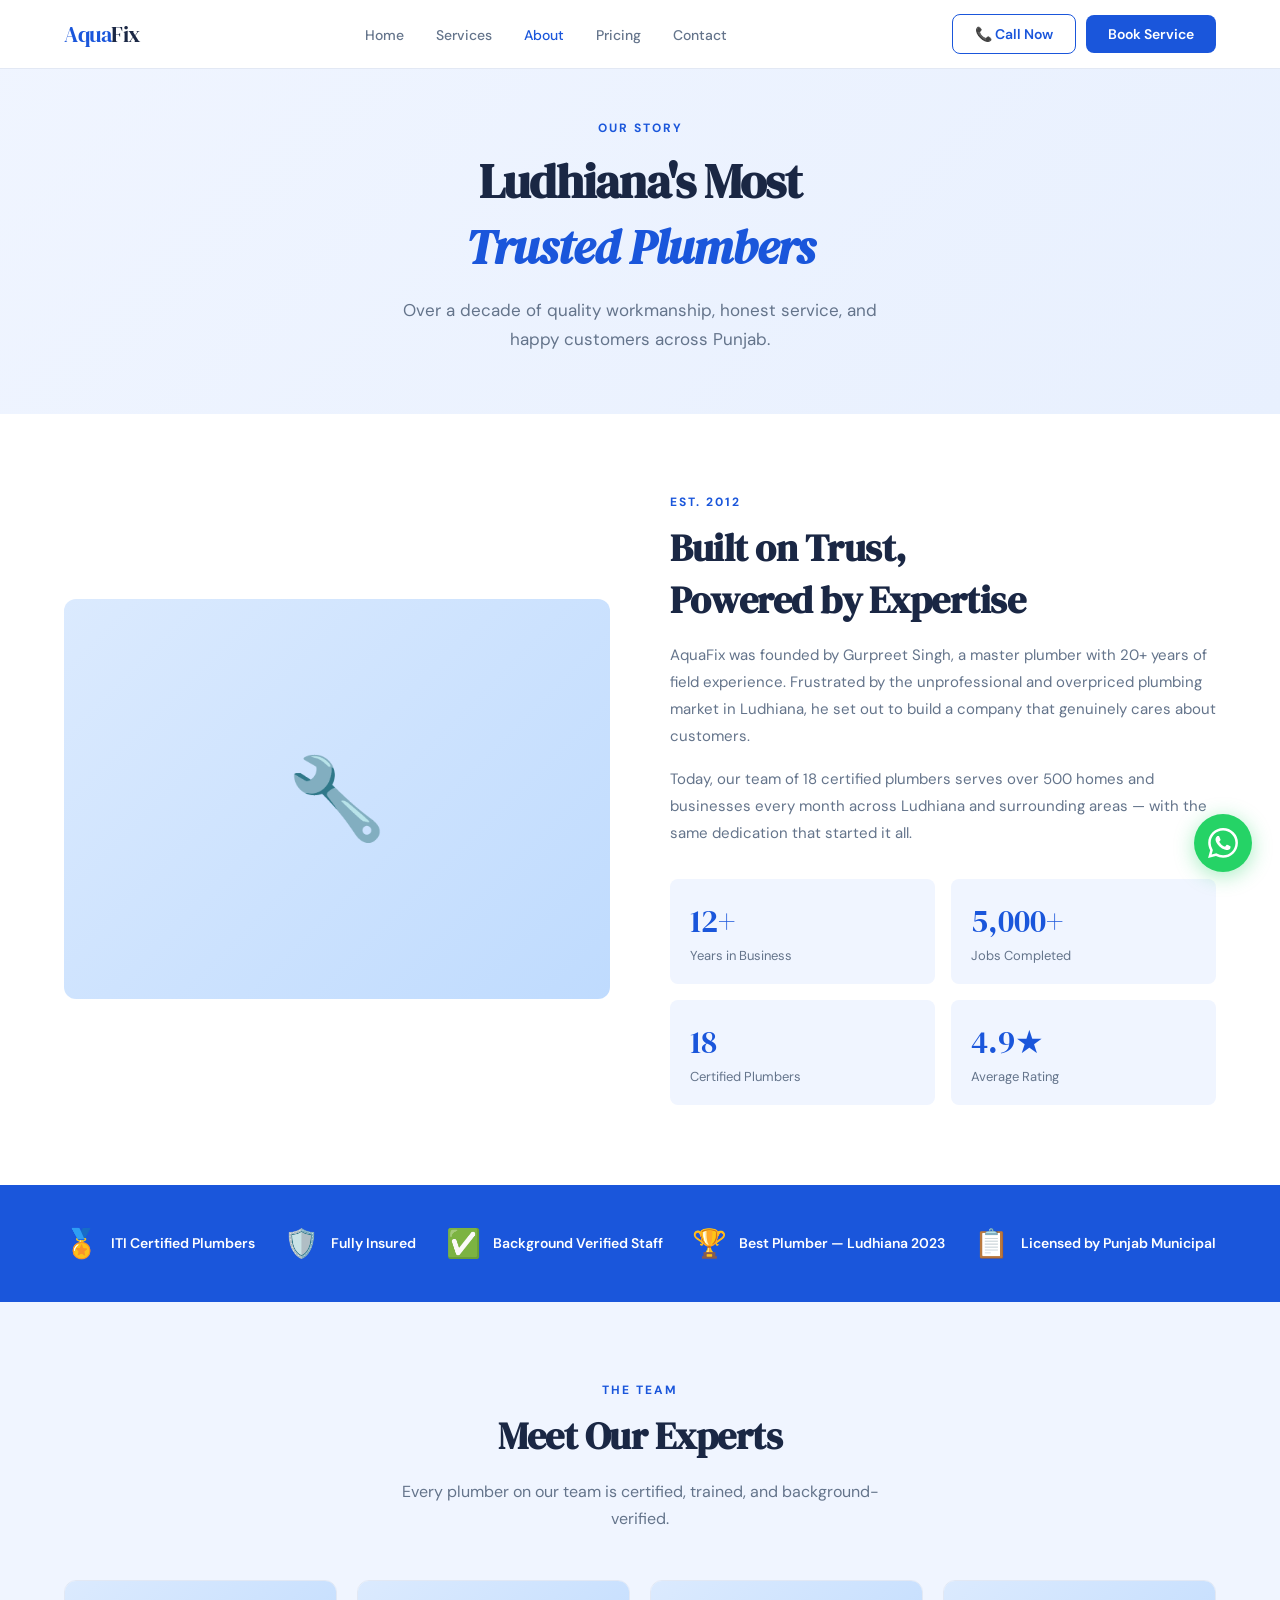
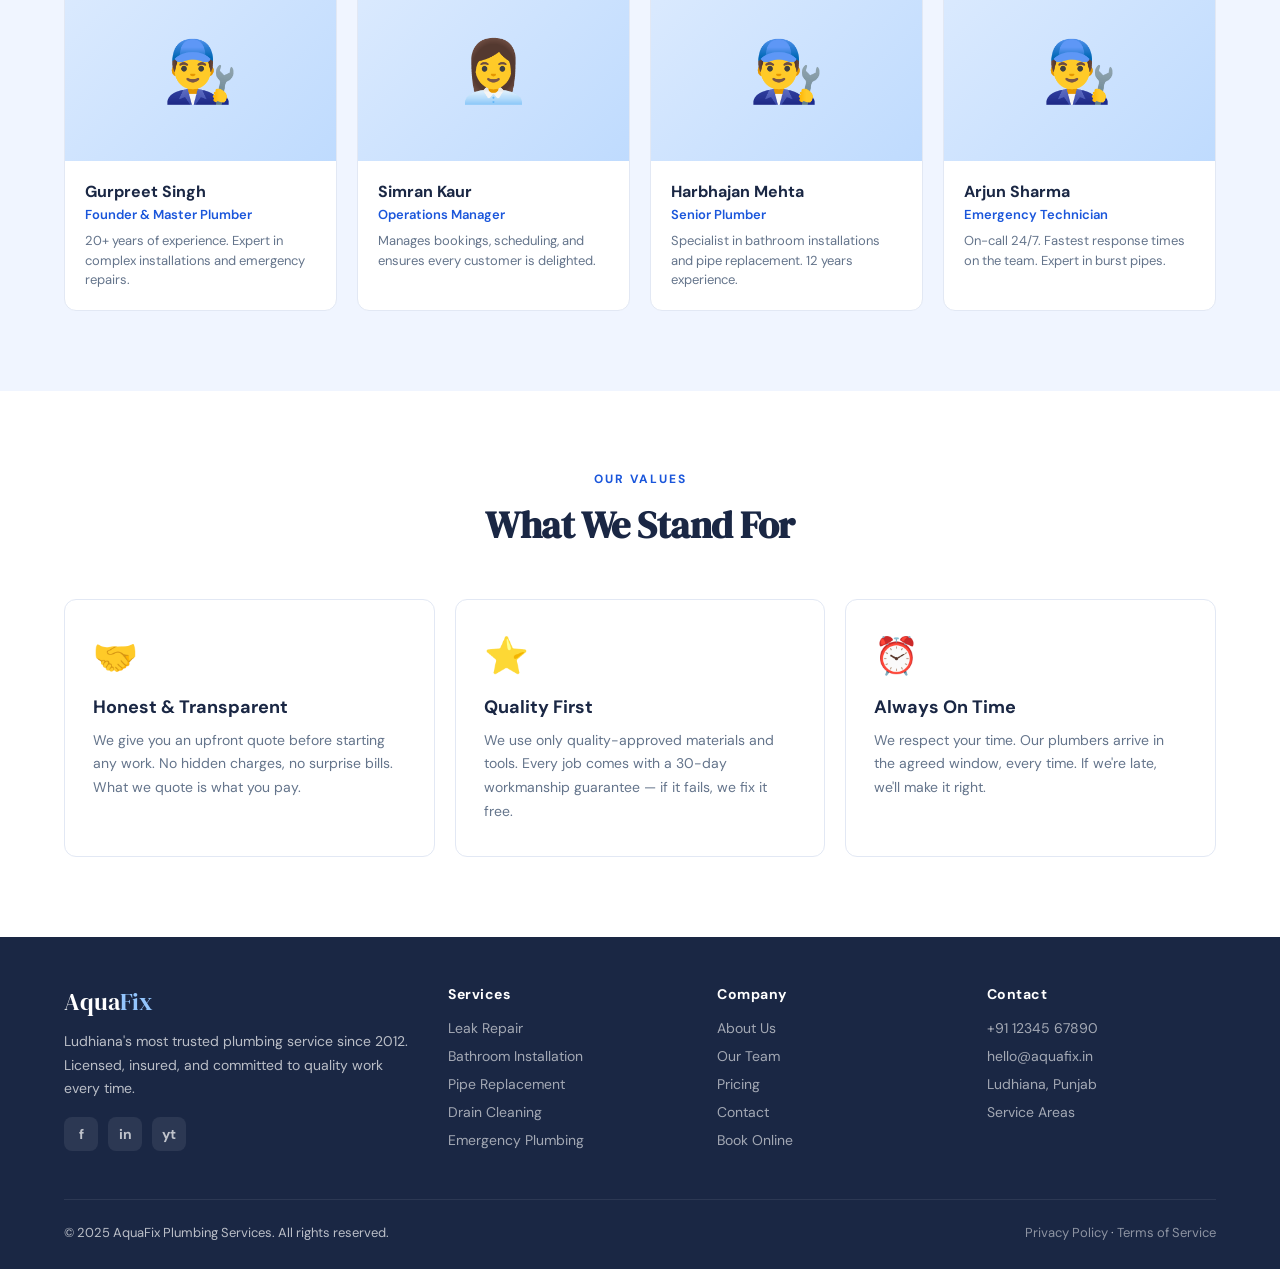
<file: about.html>
<!DOCTYPE html>
<html lang="en">
<head>
<meta charset="UTF-8"/>
<meta name="viewport" content="width=device-width, initial-scale=1.0"/>
<title>About Us — AquaFix Plumbing</title>
<meta name="description" content="Learn about AquaFix — Ludhiana's trusted plumbing company since 2012. Meet our team of certified professionals."/>
<link rel="stylesheet" href="css/style.css"/>
<script src="js/components.js"></script>
<script src="js/main.js"></script>
<style>
.about-story { display: grid; grid-template-columns: 1fr 1fr; gap: 60px; align-items: center; }
.about-img { background: linear-gradient(135deg,#dbeafe,#bfdbfe); border-radius: var(--radius); height: 400px; display: flex; align-items: center; justify-content: center; font-size: 80px; }
.about-stats { display: grid; grid-template-columns: 1fr 1fr; gap: 16px; margin-top: 32px; }
.about-stat { background: var(--bg); border-radius: var(--radius-sm); padding: 20px; }
.about-stat-num { font-family: 'DM Serif Display', serif; font-size: 32px; color: var(--blue); }
.about-stat-label { font-size: 13px; color: var(--muted); margin-top: 4px; }
#team { background: var(--bg); }
.team-grid { display: grid; grid-template-columns: repeat(4,1fr); gap: 20px; margin-top: 48px; }
.team-card { background: #fff; border: 1px solid var(--border); border-radius: var(--radius); overflow: hidden; transition: all .25s; }
.team-card:hover { transform: translateY(-4px); box-shadow: 0 8px 32px rgba(26,86,219,0.10); }
.team-photo { height: 180px; display: flex; align-items: center; justify-content: center; font-size: 60px; background: linear-gradient(135deg,#dbeafe,#bfdbfe); }
.team-info { padding: 20px; }
.team-name { font-size: 16px; font-weight: 700; margin-bottom: 4px; }
.team-role { font-size: 13px; color: var(--blue); font-weight: 600; margin-bottom: 8px; }
.team-bio { font-size: 13px; color: var(--muted); line-height: 1.5; }
.values-grid { display: grid; grid-template-columns: repeat(3,1fr); gap: 20px; margin-top: 48px; }
.value-card { padding: 32px 28px; background: #fff; border: 1px solid var(--border); border-radius: var(--radius); }
.value-icon { font-size: 36px; margin-bottom: 16px; }
.value-title { font-size: 18px; font-weight: 700; margin-bottom: 10px; }
.value-desc { font-size: 14px; color: var(--muted); line-height: 1.7; }
.cert-strip { background: var(--blue); padding: 40px 5%; }
.cert-inner { max-width: 1200px; margin: 0 auto; display: flex; align-items: center; justify-content: space-between; gap: 20px; flex-wrap: wrap; }
.cert-item { display: flex; align-items: center; gap: 12px; color: #fff; }
.cert-icon { font-size: 28px; }
.cert-text { font-size: 14px; font-weight: 600; }
@media(max-width:900px){.about-story{grid-template-columns:1fr;}.team-grid{grid-template-columns:repeat(2,1fr);}.values-grid{grid-template-columns:1fr;}}
@media(max-width:600px){.team-grid{grid-template-columns:1fr;}.cert-inner{flex-direction:column;align-items:flex-start;}.about-stats{grid-template-columns:1fr;}}
</style>
</head>
<body>

<div class="page-header">
  <div class="section-tag">Our Story</div>
  <h1>Ludhiana's Most<br><em style="color:var(--blue);font-style:italic;">Trusted Plumbers</em></h1>
  <p>Over a decade of quality workmanship, honest service, and happy customers across Punjab.</p>
</div>

<section>
  <div class="section-inner">
    <div class="about-story">
      <div class="about-img fade-in">🔧</div>
      <div class="fade-in" style="transition-delay:.1s;">
        <div class="section-tag">Est. 2012</div>
        <h2 class="section-title">Built on Trust,<br>Powered by Expertise</h2>
        <p style="color:var(--muted);line-height:1.8;font-size:15px;margin-bottom:16px;">AquaFix was founded by Gurpreet Singh, a master plumber with 20+ years of field experience. Frustrated by the unprofessional and overpriced plumbing market in Ludhiana, he set out to build a company that genuinely cares about customers.</p>
        <p style="color:var(--muted);line-height:1.8;font-size:15px;">Today, our team of 18 certified plumbers serves over 500 homes and businesses every month across Ludhiana and surrounding areas — with the same dedication that started it all.</p>
        <div class="about-stats">
          <div class="about-stat"><div class="about-stat-num">12+</div><div class="about-stat-label">Years in Business</div></div>
          <div class="about-stat"><div class="about-stat-num">5,000+</div><div class="about-stat-label">Jobs Completed</div></div>
          <div class="about-stat"><div class="about-stat-num">18</div><div class="about-stat-label">Certified Plumbers</div></div>
          <div class="about-stat"><div class="about-stat-num">4.9★</div><div class="about-stat-label">Average Rating</div></div>
        </div>
      </div>
    </div>
  </div>
</section>

<div class="cert-strip">
  <div class="cert-inner">
    <div class="cert-item fade-in"><div class="cert-icon">🏅</div><div class="cert-text">ITI Certified Plumbers</div></div>
    <div class="cert-item fade-in"><div class="cert-icon">🛡️</div><div class="cert-text">Fully Insured</div></div>
    <div class="cert-item fade-in"><div class="cert-icon">✅</div><div class="cert-text">Background Verified Staff</div></div>
    <div class="cert-item fade-in"><div class="cert-icon">🏆</div><div class="cert-text">Best Plumber — Ludhiana 2023</div></div>
    <div class="cert-item fade-in"><div class="cert-icon">📋</div><div class="cert-text">Licensed by Punjab Municipal</div></div>
  </div>
</div>

<section id="team">
  <div class="section-inner">
    <div class="fade-in" style="text-align:center;">
      <div class="section-tag">The Team</div>
      <h2 class="section-title">Meet Our Experts</h2>
      <p class="section-sub" style="margin:0 auto;">Every plumber on our team is certified, trained, and background-verified.</p>
    </div>
    <div class="team-grid">
      <div class="team-card fade-in"><div class="team-photo">👨‍🔧</div><div class="team-info"><div class="team-name">Gurpreet Singh</div><div class="team-role">Founder &amp; Master Plumber</div><div class="team-bio">20+ years of experience. Expert in complex installations and emergency repairs.</div></div></div>
      <div class="team-card fade-in" style="transition-delay:.1s;"><div class="team-photo">👩‍💼</div><div class="team-info"><div class="team-name">Simran Kaur</div><div class="team-role">Operations Manager</div><div class="team-bio">Manages bookings, scheduling, and ensures every customer is delighted.</div></div></div>
      <div class="team-card fade-in" style="transition-delay:.2s;"><div class="team-photo">👨‍🔧</div><div class="team-info"><div class="team-name">Harbhajan Mehta</div><div class="team-role">Senior Plumber</div><div class="team-bio">Specialist in bathroom installations and pipe replacement. 12 years experience.</div></div></div>
      <div class="team-card fade-in" style="transition-delay:.3s;"><div class="team-photo">👨‍🔧</div><div class="team-info"><div class="team-name">Arjun Sharma</div><div class="team-role">Emergency Technician</div><div class="team-bio">On-call 24/7. Fastest response times on the team. Expert in burst pipes.</div></div></div>
    </div>
  </div>
</section>

<section>
  <div class="section-inner">
    <div class="fade-in" style="text-align:center;">
      <div class="section-tag">Our Values</div>
      <h2 class="section-title">What We Stand For</h2>
    </div>
    <div class="values-grid">
      <div class="value-card fade-in"><div class="value-icon">🤝</div><div class="value-title">Honest &amp; Transparent</div><div class="value-desc">We give you an upfront quote before starting any work. No hidden charges, no surprise bills. What we quote is what you pay.</div></div>
      <div class="value-card fade-in" style="transition-delay:.1s;"><div class="value-icon">⭐</div><div class="value-title">Quality First</div><div class="value-desc">We use only quality-approved materials and tools. Every job comes with a 30-day workmanship guarantee — if it fails, we fix it free.</div></div>
      <div class="value-card fade-in" style="transition-delay:.2s;"><div class="value-icon">⏰</div><div class="value-title">Always On Time</div><div class="value-desc">We respect your time. Our plumbers arrive in the agreed window, every time. If we're late, we'll make it right.</div></div>
    </div>
  </div>
</section>

</body>
</html>
</file>
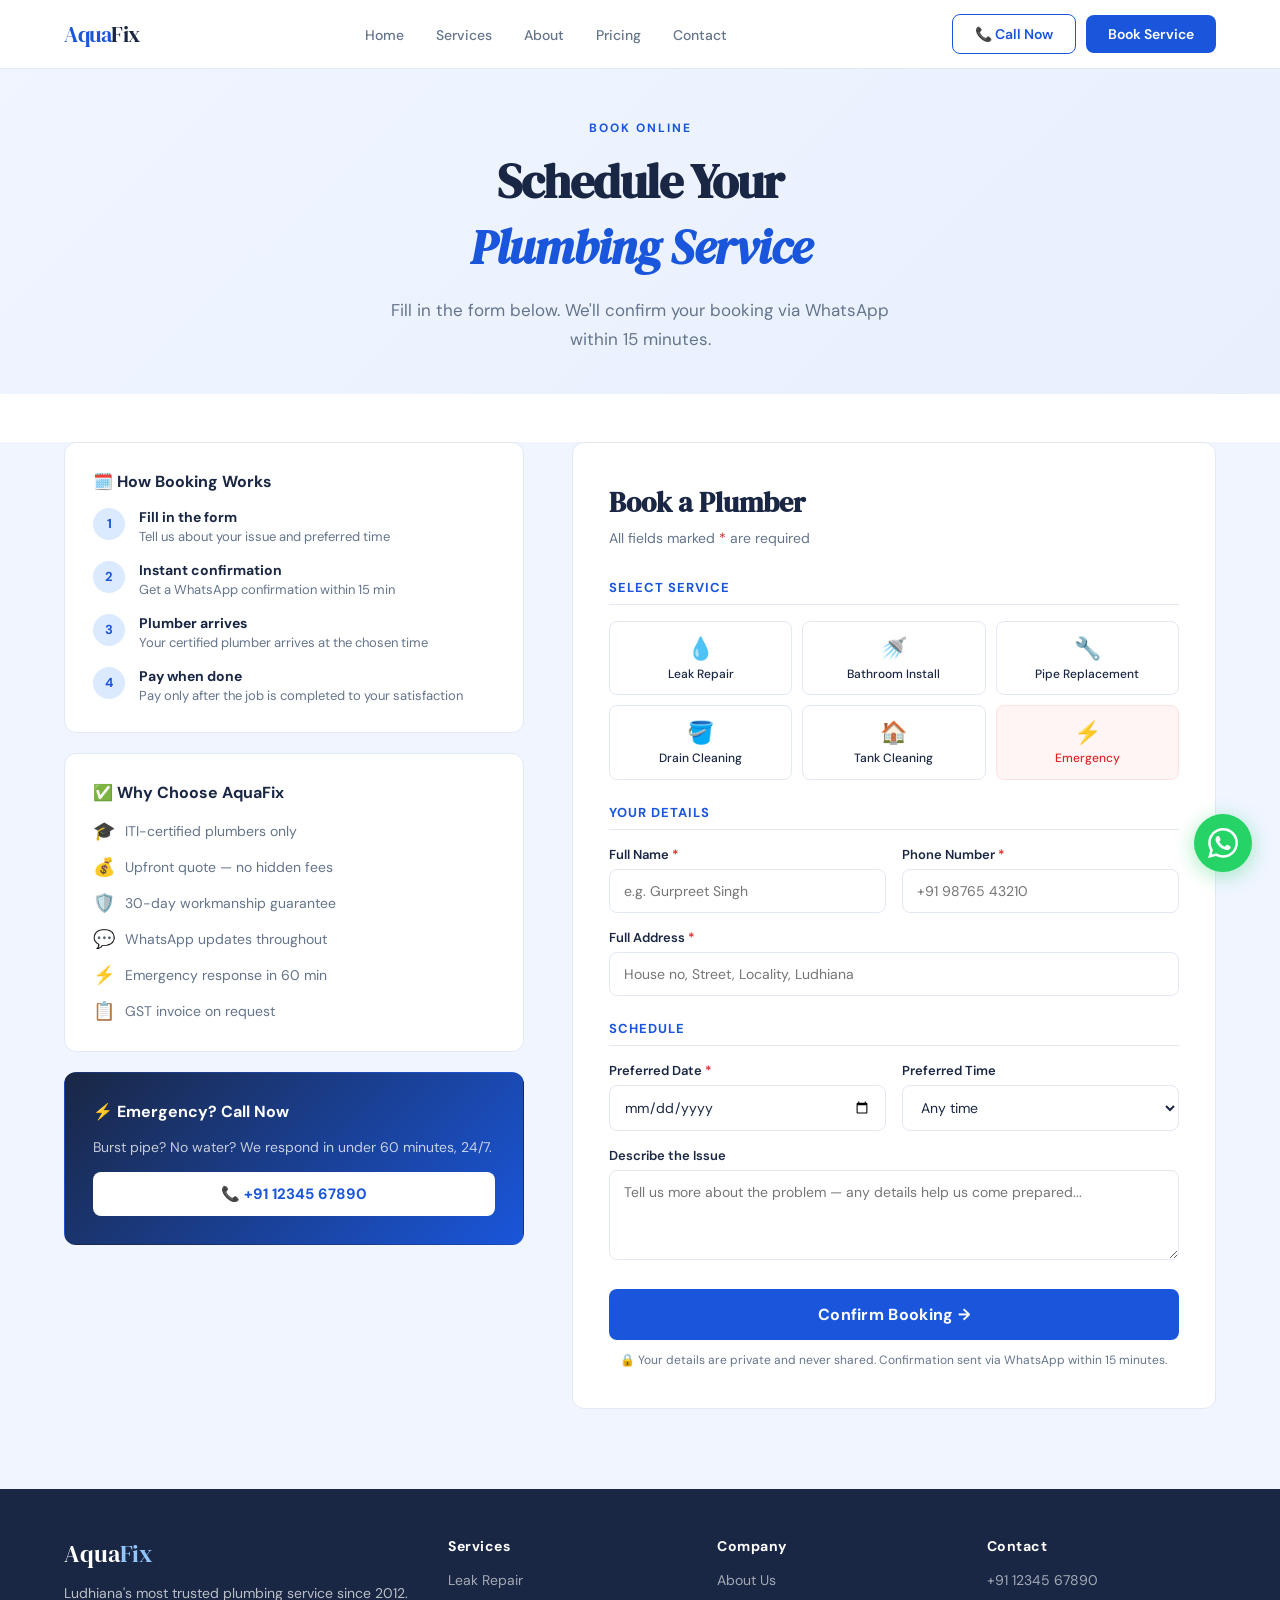
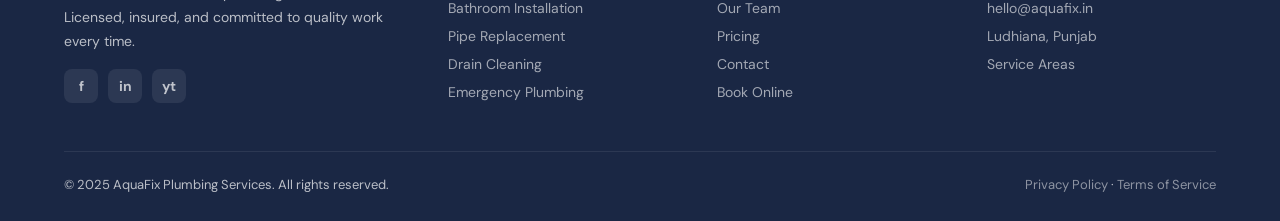
<file: booking.html>
<!DOCTYPE html>
<html lang="en">
<head>
<meta charset="UTF-8"/>
<meta name="viewport" content="width=device-width, initial-scale=1.0"/>
<title>Book a Service — AquaFix Plumbing</title>
<meta name="description" content="Book a certified plumber in Ludhiana online. Same-day and emergency appointments available 24/7."/>
<link rel="stylesheet" href="css/style.css"/>
<script src="js/components.js"></script>
<script src="js/main.js"></script>
<style>
.booking-layout { display: grid; grid-template-columns: 1fr 1.4fr; gap: 48px; align-items: start; margin-top: 48px; }
.booking-sidebar {}
.sidebar-card { background: #fff; border: 1px solid var(--border); border-radius: var(--radius); padding: 28px; margin-bottom: 20px; }
.sidebar-card h4 { font-size: 16px; font-weight: 700; margin-bottom: 16px; display: flex; align-items: center; gap: 8px; }
.sidebar-steps { display: flex; flex-direction: column; gap: 16px; }
.sidebar-step { display: flex; align-items: flex-start; gap: 14px; }
.s-step-num { width: 32px; height: 32px; background: var(--blue-light); color: var(--blue); border-radius: 50%; display: flex; align-items: center; justify-content: center; font-size: 13px; font-weight: 700; flex-shrink: 0; }
.s-step-title { font-size: 14px; font-weight: 700; margin-bottom: 2px; }
.s-step-desc { font-size: 13px; color: var(--muted); }
.trust-items { display: flex; flex-direction: column; gap: 12px; }
.trust-item { display: flex; align-items: center; gap: 10px; font-size: 14px; color: var(--muted); }
.trust-icon { font-size: 18px; }

/* FORM */
.booking-form-card { background: #fff; border: 1px solid var(--border); border-radius: var(--radius); padding: 40px 36px; }
.booking-form-card h2 { font-family: 'DM Serif Display', serif; font-size: 28px; margin-bottom: 8px; }
.booking-form-card .sub { font-size: 14px; color: var(--muted); margin-bottom: 32px; }
.form-section-title { font-size: 13px; font-weight: 700; letter-spacing: 1px; text-transform: uppercase; color: var(--blue); margin: 24px 0 16px; padding-bottom: 8px; border-bottom: 1px solid var(--border); }
.form-row { display: grid; grid-template-columns: 1fr 1fr; gap: 16px; }
.form-group { margin-bottom: 16px; }
.form-group label { display: block; font-size: 13px; font-weight: 600; color: var(--text); margin-bottom: 6px; }
.form-group input,.form-group select,.form-group textarea { width: 100%; padding: 12px 14px; border: 1.5px solid var(--border); border-radius: var(--radius-sm); font-size: 14px; font-family: 'DM Sans', sans-serif; color: var(--text); background: #fff; outline: none; transition: border-color .2s; }
.form-group input:focus,.form-group select:focus,.form-group textarea:focus { border-color: var(--blue); box-shadow: 0 0 0 3px rgba(26,86,219,0.08); }
.form-group textarea { resize: vertical; min-height: 90px; }
.required { color: var(--red); }
.form-submit { width: 100%; padding: 15px; background: var(--blue); color: #fff; border: none; border-radius: var(--radius-sm); font-size: 16px; font-weight: 700; font-family: 'DM Sans', sans-serif; cursor: pointer; transition: background .2s; margin-top: 8px; letter-spacing: 0.3px; }
.form-submit:hover { background: var(--blue-dark); }
.form-note { font-size: 12px; color: var(--muted); text-align: center; margin-top: 12px; }

/* Success state */
.form-success-screen { display: none; text-align: center; padding: 48px 32px; }
.success-circle { width: 80px; height: 80px; background: #dcfce7; border-radius: 50%; display: flex; align-items: center; justify-content: center; margin: 0 auto 20px; font-size: 36px; }
.success-title { font-family: 'DM Serif Display', serif; font-size: 28px; margin-bottom: 8px; }
.success-sub { font-size: 15px; color: var(--muted); margin-bottom: 24px; line-height: 1.7; }
.success-ref { display: inline-block; background: var(--blue-light); color: var(--blue); font-weight: 700; font-size: 15px; padding: 8px 20px; border-radius: 20px; margin-bottom: 24px; }
.wa-confirm-btn { display: inline-flex; align-items: center; gap: 10px; background: #25d366; color: #fff; padding: 14px 28px; border-radius: var(--radius-sm); font-size: 15px; font-weight: 700; text-decoration: none; border: none; cursor: pointer; font-family: 'DM Sans', sans-serif; }

/* Service selector cards */
.service-selector { display: grid; grid-template-columns: repeat(3,1fr); gap: 10px; margin-bottom: 16px; }
.svc-sel-card { border: 1.5px solid var(--border); border-radius: var(--radius-sm); padding: 12px 10px; text-align: center; cursor: pointer; transition: all .2s; }
.svc-sel-card:hover { border-color: var(--blue); background: var(--blue-light); }
.svc-sel-card.selected { border-color: var(--blue); background: var(--blue-light); }
.svc-sel-card.selected .svc-sel-name { color: var(--blue); font-weight: 700; }
.svc-sel-icon { font-size: 22px; margin-bottom: 4px; }
.svc-sel-name { font-size: 12px; font-weight: 500; color: var(--text); line-height: 1.3; }
@media(max-width:900px){.booking-layout{grid-template-columns:1fr;}.form-row{grid-template-columns:1fr;}.service-selector{grid-template-columns:repeat(2,1fr);}}
@media(max-width:600px){.booking-form-card{padding:24px 18px;}.service-selector{grid-template-columns:repeat(2,1fr);}}
</style>
</head>
<body>

<div class="page-header" style="padding-bottom:40px;">
  <div class="section-tag">Book Online</div>
  <h1>Schedule Your<br><em style="color:var(--blue);font-style:italic;">Plumbing Service</em></h1>
  <p>Fill in the form below. We'll confirm your booking via WhatsApp within 15 minutes.</p>
</div>

<section style="background:var(--bg);padding-top:0;">
  <div class="section-inner">
    <div class="booking-layout">
      <!-- SIDEBAR -->
      <div class="booking-sidebar">
        <div class="sidebar-card fade-in">
          <h4>🗓️ How Booking Works</h4>
          <div class="sidebar-steps">
            <div class="sidebar-step"><div class="s-step-num">1</div><div><div class="s-step-title">Fill in the form</div><div class="s-step-desc">Tell us about your issue and preferred time</div></div></div>
            <div class="sidebar-step"><div class="s-step-num">2</div><div><div class="s-step-title">Instant confirmation</div><div class="s-step-desc">Get a WhatsApp confirmation within 15 min</div></div></div>
            <div class="sidebar-step"><div class="s-step-num">3</div><div><div class="s-step-title">Plumber arrives</div><div class="s-step-desc">Your certified plumber arrives at the chosen time</div></div></div>
            <div class="sidebar-step"><div class="s-step-num">4</div><div><div class="s-step-title">Pay when done</div><div class="s-step-desc">Pay only after the job is completed to your satisfaction</div></div></div>
          </div>
        </div>
        <div class="sidebar-card fade-in" style="transition-delay:.1s;">
          <h4>✅ Why Choose AquaFix</h4>
          <div class="trust-items">
            <div class="trust-item"><span class="trust-icon">🎓</span> ITI-certified plumbers only</div>
            <div class="trust-item"><span class="trust-icon">💰</span> Upfront quote — no hidden fees</div>
            <div class="trust-item"><span class="trust-icon">🛡️</span> 30-day workmanship guarantee</div>
            <div class="trust-item"><span class="trust-icon">💬</span> WhatsApp updates throughout</div>
            <div class="trust-item"><span class="trust-icon">⚡</span> Emergency response in 60 min</div>
            <div class="trust-item"><span class="trust-icon">📋</span> GST invoice on request</div>
          </div>
        </div>
        <div class="sidebar-card fade-in" style="transition-delay:.2s;background:linear-gradient(135deg,#1a2744,#1a56db);border-color:transparent;">
          <h4 style="color:#fff;">⚡ Emergency? Call Now</h4>
          <p style="color:rgba(255,255,255,0.75);font-size:14px;margin-bottom:16px;">Burst pipe? No water? We respond in under 60 minutes, 24/7.</p>
          <a href="tel:+911234567890" style="display:block;background:#fff;color:var(--blue);text-align:center;padding:12px;border-radius:8px;font-weight:700;font-size:15px;text-decoration:none;">📞 +91 12345 67890</a>
        </div>
      </div>

      <!-- BOOKING FORM -->
      <div class="booking-form-card fade-in" style="transition-delay:.15s;" id="booking-form-card">
        <h2>Book a Plumber</h2>
        <p class="sub">All fields marked <span class="required">*</span> are required</p>

        <div class="form-section-title">Select Service</div>
        <div class="service-selector" id="svc-selector">
          <div class="svc-sel-card" onclick="selectService(this,'Leak Repair')"><div class="svc-sel-icon">💧</div><div class="svc-sel-name">Leak Repair</div></div>
          <div class="svc-sel-card" onclick="selectService(this,'Bathroom Installation')"><div class="svc-sel-icon">🚿</div><div class="svc-sel-name">Bathroom Install</div></div>
          <div class="svc-sel-card" onclick="selectService(this,'Pipe Replacement')"><div class="svc-sel-icon">🔧</div><div class="svc-sel-name">Pipe Replacement</div></div>
          <div class="svc-sel-card" onclick="selectService(this,'Drain Cleaning')"><div class="svc-sel-icon">🪣</div><div class="svc-sel-name">Drain Cleaning</div></div>
          <div class="svc-sel-card" onclick="selectService(this,'Tank Cleaning')"><div class="svc-sel-icon">🏠</div><div class="svc-sel-name">Tank Cleaning</div></div>
          <div class="svc-sel-card" onclick="selectService(this,'Emergency — ASAP')" style="border-color:#fee2e2;background:#fff5f5;"><div class="svc-sel-icon">⚡</div><div class="svc-sel-name" style="color:#dc2626;">Emergency</div></div>
        </div>
        <input type="hidden" id="f-service" value=""/>

        <div class="form-section-title">Your Details</div>
        <div class="form-row">
          <div class="form-group"><label>Full Name <span class="required">*</span></label><input type="text" id="f-name" placeholder="e.g. Gurpreet Singh"/></div>
          <div class="form-group"><label>Phone Number <span class="required">*</span></label><input type="tel" id="f-phone" placeholder="+91 98765 43210"/></div>
        </div>
        <div class="form-group"><label>Full Address <span class="required">*</span></label><input type="text" id="f-address" placeholder="House no, Street, Locality, Ludhiana"/></div>

        <div class="form-section-title">Schedule</div>
        <div class="form-row">
          <div class="form-group"><label>Preferred Date <span class="required">*</span></label><input type="date" id="f-date" min=""/></div>
          <div class="form-group"><label>Preferred Time</label>
            <select id="f-time">
              <option value="">Any time</option>
              <option>Morning (8am – 12pm)</option>
              <option>Afternoon (12pm – 4pm)</option>
              <option>Evening (4pm – 8pm)</option>
              <option>ASAP — Emergency</option>
            </select>
          </div>
        </div>
        <div class="form-group"><label>Describe the Issue</label><textarea id="f-notes" placeholder="Tell us more about the problem — any details help us come prepared..."></textarea></div>

        <button class="form-submit" onclick="submitBooking()">Confirm Booking →</button>
        <p class="form-note">🔒 Your details are private and never shared. Confirmation sent via WhatsApp within 15 minutes.</p>
      </div>

      <!-- SUCCESS SCREEN (hidden) -->
      <div class="form-success-screen booking-form-card" id="success-screen">
        <div class="success-circle">✅</div>
        <div class="success-title">Booking Confirmed!</div>
        <p class="success-sub">Your booking has been received. We'll WhatsApp you within 15 minutes with your technician's name, photo, and ETA.</p>
        <div class="success-ref">Booking Ref: #AFX-<span id="booking-ref">00000</span></div>
        <br/>
        <a class="wa-confirm-btn" id="wa-link" href="#" target="_blank">
          <svg viewBox="0 0 24 24" width="20" height="20" fill="white"><path d="M17.472 14.382c-.297-.149-1.758-.867-2.03-.967-.273-.099-.471-.148-.67.15-.197.297-.767.966-.94 1.164-.173.199-.347.223-.644.075-.297-.15-1.255-.463-2.39-1.475-.883-.788-1.48-1.761-1.653-2.059-.173-.297-.018-.458.13-.606.134-.133.298-.347.446-.52.149-.174.198-.298.298-.497.099-.198.05-.371-.025-.52-.075-.149-.669-1.612-.916-2.207-.242-.579-.487-.5-.669-.51-.173-.008-.371-.01-.57-.01-.198 0-.52.074-.792.372-.272.297-1.04 1.016-1.04 2.479 0 1.462 1.065 2.875 1.213 3.074.149.198 2.096 3.2 5.077 4.487.709.306 1.262.489 1.694.625.712.227 1.36.195 1.871.118.571-.085 1.758-.719 2.006-1.413.248-.694.248-1.289.173-1.413z"/></svg>
          Open WhatsApp Chat
        </a>
        <br/><br/>
        <a href="index.html" style="font-size:14px;color:var(--muted);">← Back to Home</a>
      </div>
    </div>
  </div>
</section>

<script>
// Set min date to today
document.getElementById('f-date').min = new Date().toISOString().split('T')[0];

let selectedService = '';
function selectService(el, name) {
  document.querySelectorAll('.svc-sel-card').forEach(c => c.classList.remove('selected'));
  el.classList.add('selected');
  selectedService = name;
  document.getElementById('f-service').value = name;
}

function submitBooking() {
  const name = document.getElementById('f-name').value.trim();
  const phone = document.getElementById('f-phone').value.trim();
  const address = document.getElementById('f-address').value.trim();
  const date = document.getElementById('f-date').value;
  if (!name) { alert('Please enter your name.'); return; }
  if (!phone || !/^[+\d\s()-]{8,}$/.test(phone)) { alert('Please enter a valid phone number.'); return; }
  if (!address) { alert('Please enter your address.'); return; }
  if (!selectedService) { alert('Please select a service.'); return; }
  if (!date) { alert('Please choose a preferred date.'); return; }

  const ref = Math.floor(10000 + Math.random() * 90000);
  document.getElementById('booking-ref').textContent = ref;
  document.getElementById('booking-form-card').style.display = 'none';
  document.getElementById('success-screen').style.display = 'block';

  const time = document.getElementById('f-time').value || 'Any time';
  const notes = document.getElementById('f-notes').value;
  const msg = encodeURIComponent(
    `Hi AquaFix! I just booked a service online.\n\nRef: #AFX-${ref}\nName: ${name}\nPhone: ${phone}\nService: ${selectedService}\nDate: ${date}\nTime: ${time}\nAddress: ${address}${notes ? '\nNotes: '+notes : ''}`
  );
  document.getElementById('wa-link').href = `https://wa.me/911234567890?text=${msg}`;
}
</script>
</body>
</html>
</file>
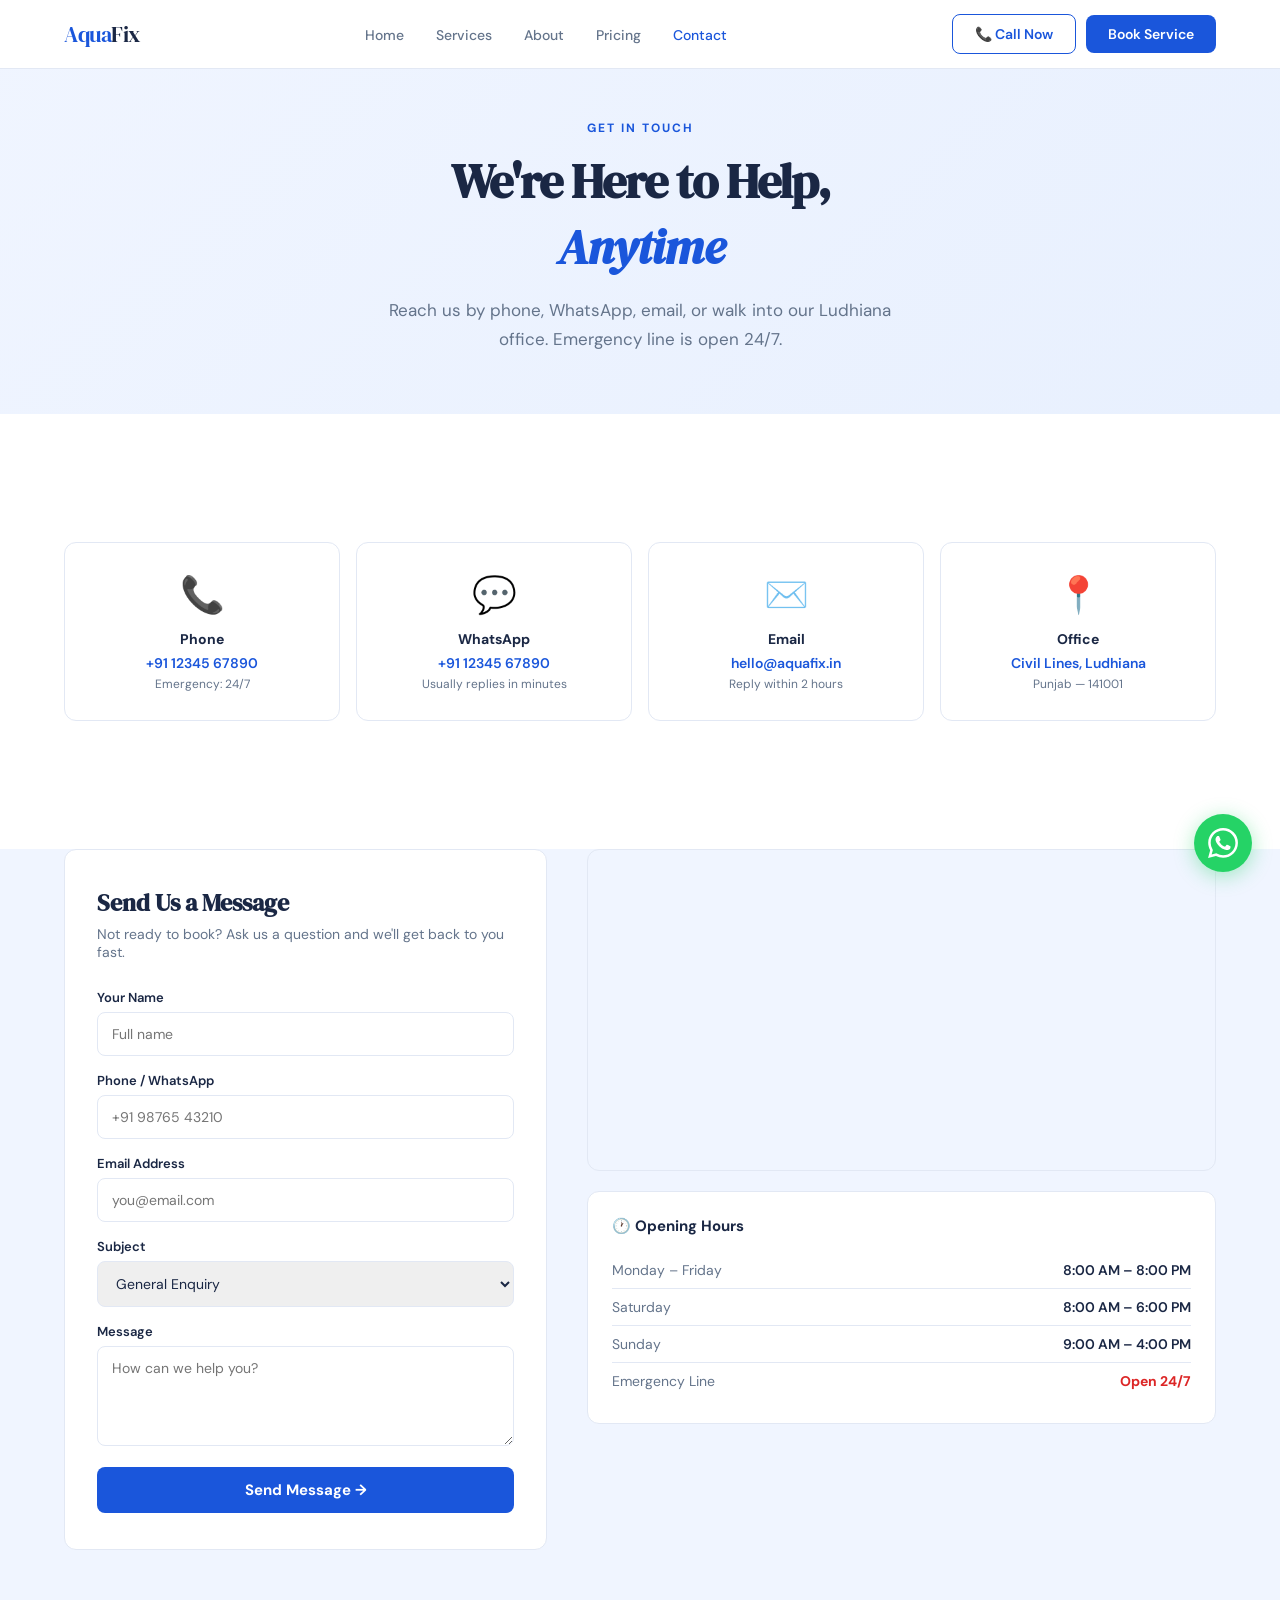
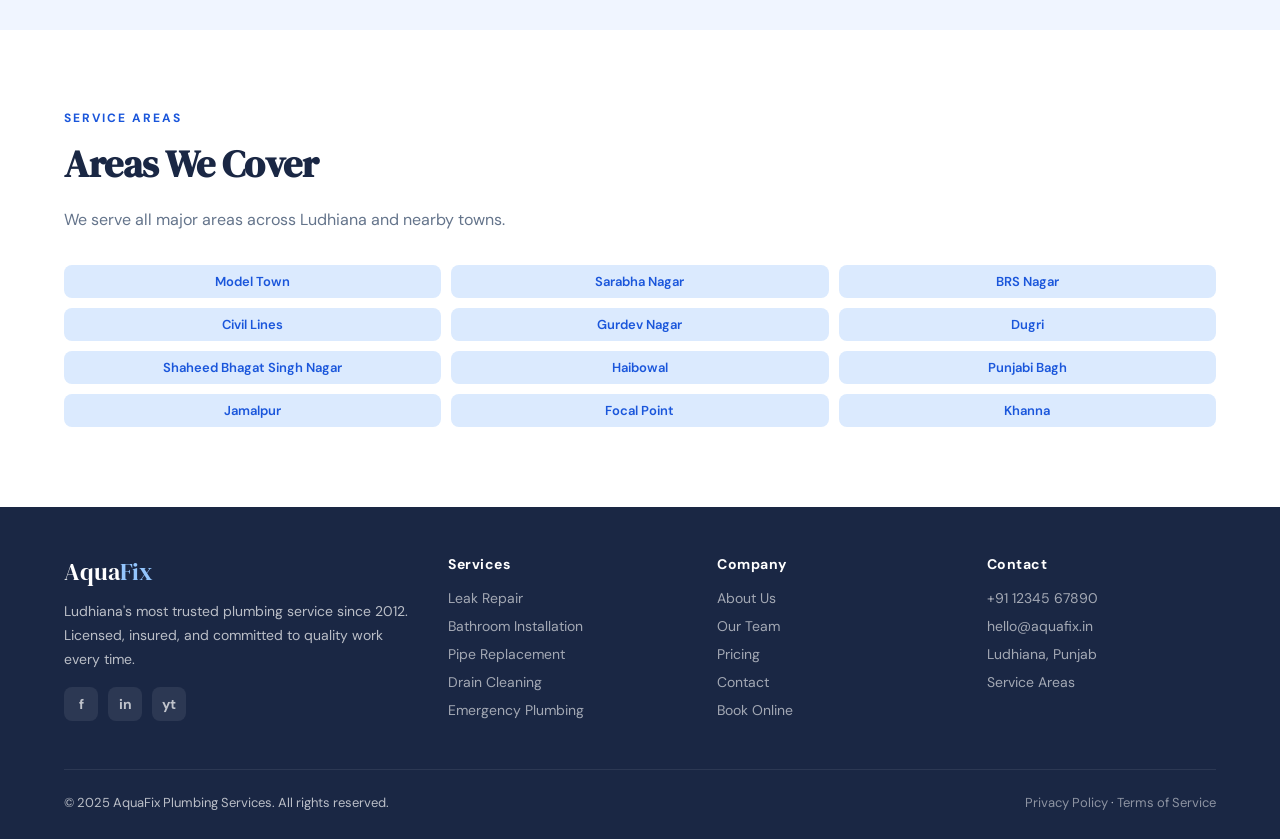
<file: contact.html>
<!DOCTYPE html>
<html lang="en">
<head>
<meta charset="UTF-8"/>
<meta name="viewport" content="width=device-width, initial-scale=1.0"/>
<title>Contact Us — AquaFix Plumbing</title>
<meta name="description" content="Contact AquaFix plumbing in Ludhiana. Phone, WhatsApp, email, and office address. Emergency line open 24/7."/>
<link rel="stylesheet" href="css/style.css"/>
<script src="js/components.js"></script>
<script src="js/main.js"></script>
<style>
.contact-hero-grid { display: grid; grid-template-columns: repeat(4,1fr); gap: 16px; margin-top: 48px; }
.contact-hero-card { background: #fff; border: 1px solid var(--border); border-radius: var(--radius); padding: 28px 20px; text-align: center; transition: all .25s; }
.contact-hero-card:hover { border-color: var(--blue); transform: translateY(-3px); box-shadow: 0 6px 24px rgba(26,86,219,0.08); }
.chc-icon { font-size: 36px; margin-bottom: 12px; }
.chc-title { font-size: 14px; font-weight: 700; margin-bottom: 6px; }
.chc-val { font-size: 14px; color: var(--blue); font-weight: 600; text-decoration: none; display: block; margin-bottom: 4px; }
.chc-sub { font-size: 12px; color: var(--muted); }

.contact-main { display: grid; grid-template-columns: 1fr 1.3fr; gap: 40px; margin-top: 48px; align-items: start; }
.contact-form-card { background: #fff; border: 1px solid var(--border); border-radius: var(--radius); padding: 36px 32px; }
.contact-form-card h3 { font-family: 'DM Serif Display', serif; font-size: 24px; margin-bottom: 6px; }
.contact-form-card .sub { font-size: 14px; color: var(--muted); margin-bottom: 28px; }
.form-group { margin-bottom: 16px; }
.form-group label { display: block; font-size: 13px; font-weight: 600; margin-bottom: 6px; }
.form-group input,.form-group select,.form-group textarea { width: 100%; padding: 12px 14px; border: 1.5px solid var(--border); border-radius: var(--radius-sm); font-size: 14px; font-family: 'DM Sans', sans-serif; color: var(--text); outline: none; transition: border-color .2s; }
.form-group input:focus,.form-group select:focus,.form-group textarea:focus { border-color: var(--blue); }
.form-group textarea { min-height: 100px; resize: vertical; }
.form-submit { width: 100%; padding: 13px; background: var(--blue); color: #fff; border: none; border-radius: var(--radius-sm); font-size: 15px; font-weight: 700; font-family: 'DM Sans', sans-serif; cursor: pointer; transition: background .2s; }
.form-submit:hover { background: var(--blue-dark); }

.contact-right {}
.map-wrap { border-radius: var(--radius); overflow: hidden; border: 1px solid var(--border); margin-bottom: 20px; }
.map-wrap iframe { width: 100%; height: 320px; border: none; display: block; }
.hours-card { background: #fff; border: 1px solid var(--border); border-radius: var(--radius); padding: 24px; }
.hours-card h4 { font-size: 15px; font-weight: 700; margin-bottom: 16px; }
.hours-row { display: flex; justify-content: space-between; align-items: center; padding: 9px 0; border-bottom: 1px solid var(--border); font-size: 14px; }
.hours-row:last-child { border-bottom: none; }
.hours-day { color: var(--muted); }
.hours-time { font-weight: 600; }
.hours-time.emergency { color: var(--red); font-weight: 700; }

.areas-grid { display: grid; grid-template-columns: repeat(3,1fr); gap: 10px; margin-top: 32px; }
.area-pill { background: var(--blue-light); color: var(--blue); text-align: center; padding: 8px 12px; border-radius: var(--radius-sm); font-size: 13px; font-weight: 600; }

.msg-success { display: none; background: #dcfce7; border: 1px solid #86efac; border-radius: var(--radius-sm); padding: 16px 20px; color: #166534; font-weight: 600; margin-top: 12px; text-align: center; }

@media(max-width:900px){.contact-hero-grid{grid-template-columns:repeat(2,1fr);}.contact-main{grid-template-columns:1fr;}.areas-grid{grid-template-columns:repeat(2,1fr);}}
@media(max-width:600px){.contact-hero-grid{grid-template-columns:1fr;}.contact-form-card{padding:24px 18px;}}
</style>
</head>
<body>

<div class="page-header">
  <div class="section-tag">Get In Touch</div>
  <h1>We're Here to Help,<br><em style="color:var(--blue);font-style:italic;">Anytime</em></h1>
  <p>Reach us by phone, WhatsApp, email, or walk into our Ludhiana office. Emergency line is open 24/7.</p>
</div>

<section>
  <div class="section-inner">
    <div class="contact-hero-grid">
      <div class="contact-hero-card fade-in">
        <div class="chc-icon">📞</div>
        <div class="chc-title">Phone</div>
        <a class="chc-val" href="tel:+911234567890">+91 12345 67890</a>
        <div class="chc-sub">Emergency: 24/7</div>
      </div>
      <div class="contact-hero-card fade-in" style="transition-delay:.1s;">
        <div class="chc-icon">💬</div>
        <div class="chc-title">WhatsApp</div>
        <a class="chc-val" href="https://wa.me/911234567890" target="_blank">+91 12345 67890</a>
        <div class="chc-sub">Usually replies in minutes</div>
      </div>
      <div class="contact-hero-card fade-in" style="transition-delay:.2s;">
        <div class="chc-icon">✉️</div>
        <div class="chc-title">Email</div>
        <a class="chc-val" href="mailto:hello@aquafix.in">hello@aquafix.in</a>
        <div class="chc-sub">Reply within 2 hours</div>
      </div>
      <div class="contact-hero-card fade-in" style="transition-delay:.3s;">
        <div class="chc-icon">📍</div>
        <div class="chc-title">Office</div>
        <span class="chc-val" style="cursor:default;">Civil Lines, Ludhiana</span>
        <div class="chc-sub">Punjab — 141001</div>
      </div>
    </div>
  </div>
</section>

<section style="background:var(--bg);padding-top:0;">
  <div class="section-inner">
    <div class="contact-main">
      <!-- CONTACT FORM -->
      <div class="contact-form-card fade-in">
        <h3>Send Us a Message</h3>
        <p class="sub">Not ready to book? Ask us a question and we'll get back to you fast.</p>
        <div class="form-group"><label>Your Name</label><input type="text" id="c-name" placeholder="Full name"/></div>
        <div class="form-group"><label>Phone / WhatsApp</label><input type="tel" id="c-phone" placeholder="+91 98765 43210"/></div>
        <div class="form-group"><label>Email Address</label><input type="email" id="c-email" placeholder="you@email.com"/></div>
        <div class="form-group"><label>Subject</label>
          <select id="c-subject">
            <option>General Enquiry</option>
            <option>Service Question</option>
            <option>Pricing</option>
            <option>Complaint</option>
            <option>Partnership</option>
          </select>
        </div>
        <div class="form-group"><label>Message</label><textarea id="c-msg" placeholder="How can we help you?"></textarea></div>
        <button class="form-submit" onclick="sendMsg()">Send Message →</button>
        <div class="msg-success" id="msg-success">✅ Message sent! We'll be in touch within 2 hours.</div>
      </div>

      <!-- MAP + HOURS -->
      <div class="contact-right fade-in" style="transition-delay:.15s;">
        <div class="map-wrap">
          <iframe src="https://www.google.com/maps/embed?pb=!1m18!1m12!1m3!1d109744.78701849056!2d75.77378914999999!3d30.900964950000003!2m3!1f0!2f0!3f0!3m2!1i1024!2i768!4f13.1!3m3!1m2!1s0x391a837462345f65%3A0x5cfb5b9b8c3c0e1!2sLudhiana%2C%20Punjab!5e0!3m2!1sen!2sin!4v1700000000000!5m2!1sen!2sin" allowfullscreen loading="lazy" referrerpolicy="no-referrer-when-downgrade"></iframe>
        </div>
        <div class="hours-card">
          <h4>🕐 Opening Hours</h4>
          <div class="hours-row"><span class="hours-day">Monday – Friday</span><span class="hours-time">8:00 AM – 8:00 PM</span></div>
          <div class="hours-row"><span class="hours-day">Saturday</span><span class="hours-time">8:00 AM – 6:00 PM</span></div>
          <div class="hours-row"><span class="hours-day">Sunday</span><span class="hours-time">9:00 AM – 4:00 PM</span></div>
          <div class="hours-row"><span class="hours-day">Emergency Line</span><span class="hours-time emergency">Open 24/7</span></div>
        </div>
      </div>
    </div>
  </div>
</section>

<section>
  <div class="section-inner">
    <div class="fade-in">
      <div class="section-tag">Service Areas</div>
      <h2 class="section-title">Areas We Cover</h2>
      <p class="section-sub">We serve all major areas across Ludhiana and nearby towns.</p>
    </div>
    <div class="areas-grid fade-in">
      <div class="area-pill">Model Town</div>
      <div class="area-pill">Sarabha Nagar</div>
      <div class="area-pill">BRS Nagar</div>
      <div class="area-pill">Civil Lines</div>
      <div class="area-pill">Gurdev Nagar</div>
      <div class="area-pill">Dugri</div>
      <div class="area-pill">Shaheed Bhagat Singh Nagar</div>
      <div class="area-pill">Haibowal</div>
      <div class="area-pill">Punjabi Bagh</div>
      <div class="area-pill">Jamalpur</div>
      <div class="area-pill">Focal Point</div>
      <div class="area-pill">Khanna</div>
    </div>
  </div>
</section>

<script>
function sendMsg() {
  const name = document.getElementById('c-name').value.trim();
  const msg = document.getElementById('c-msg').value.trim();
  if (!name || !msg) { alert('Please fill in your name and message.'); return; }
  document.getElementById('msg-success').style.display = 'block';
  document.querySelector('.form-submit').disabled = true;
  document.querySelector('.form-submit').textContent = 'Sent!';
}
</script>
</body>
</html>
</file>
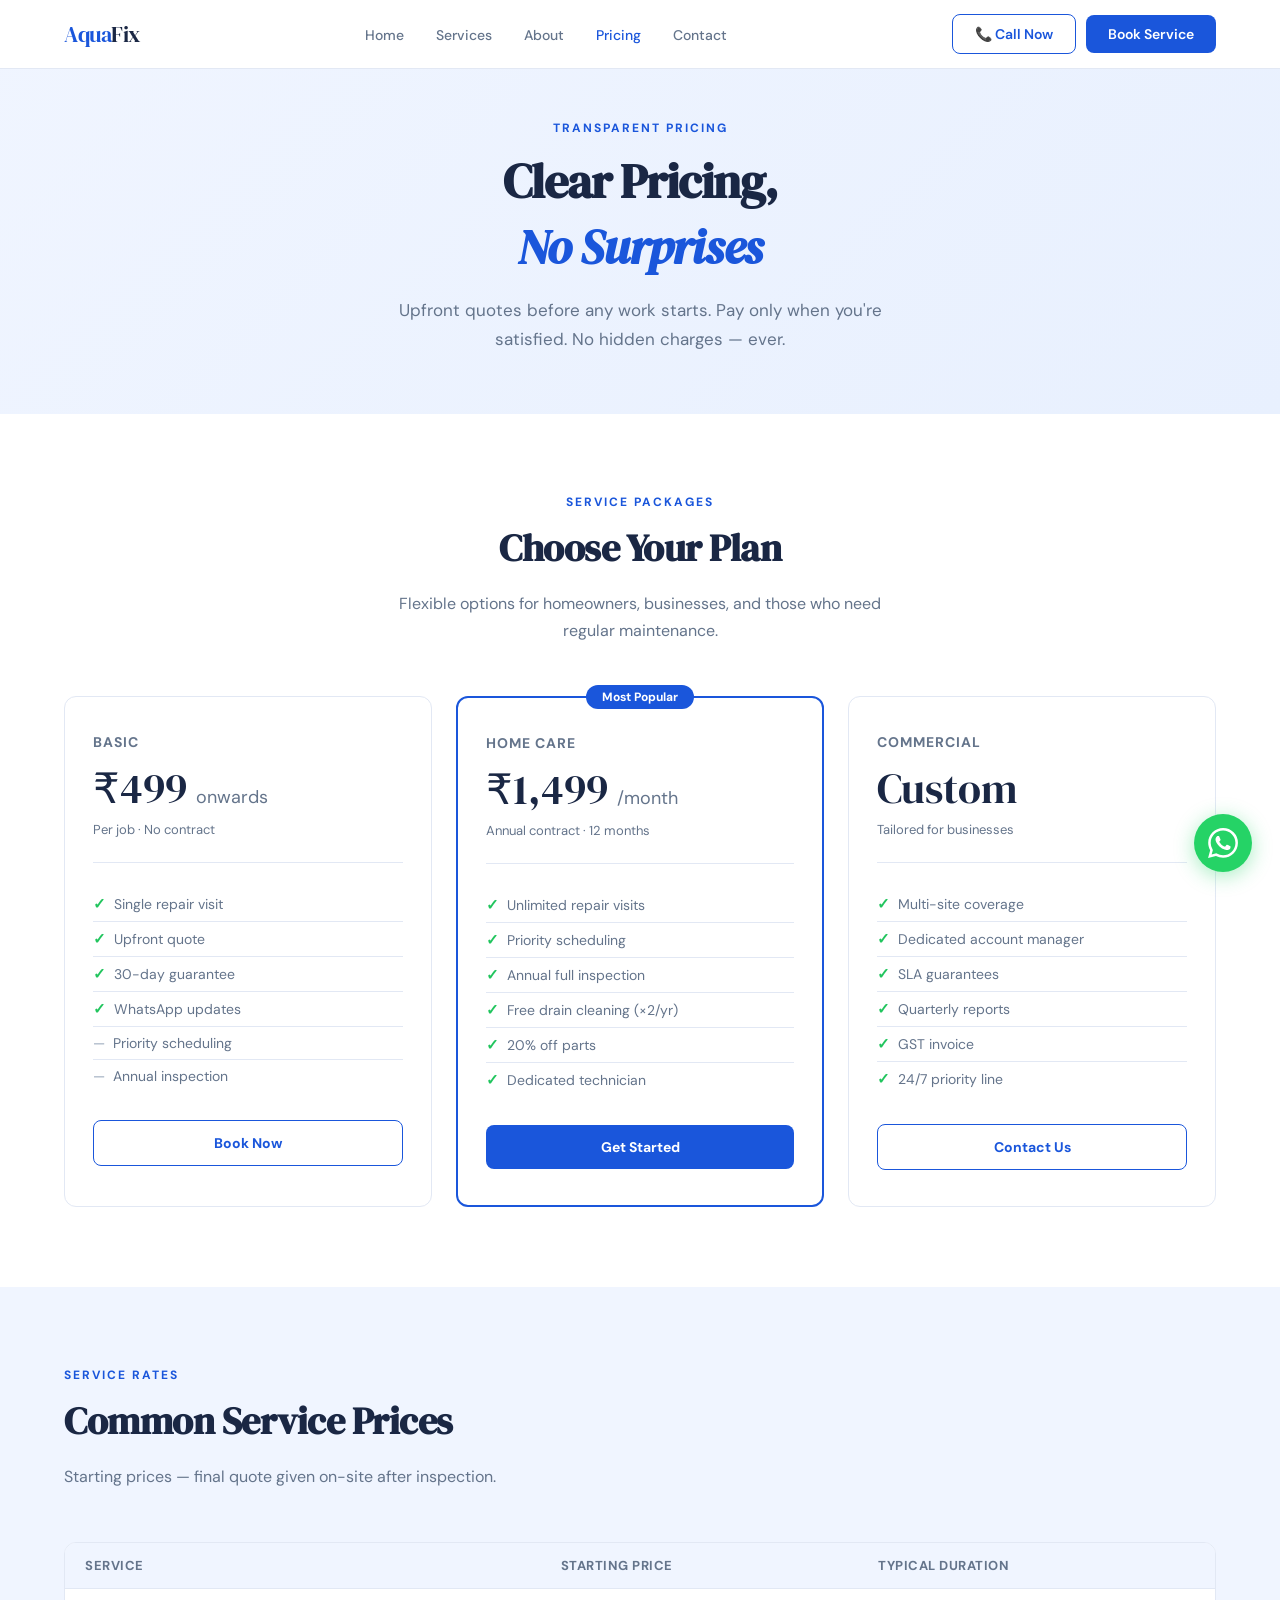
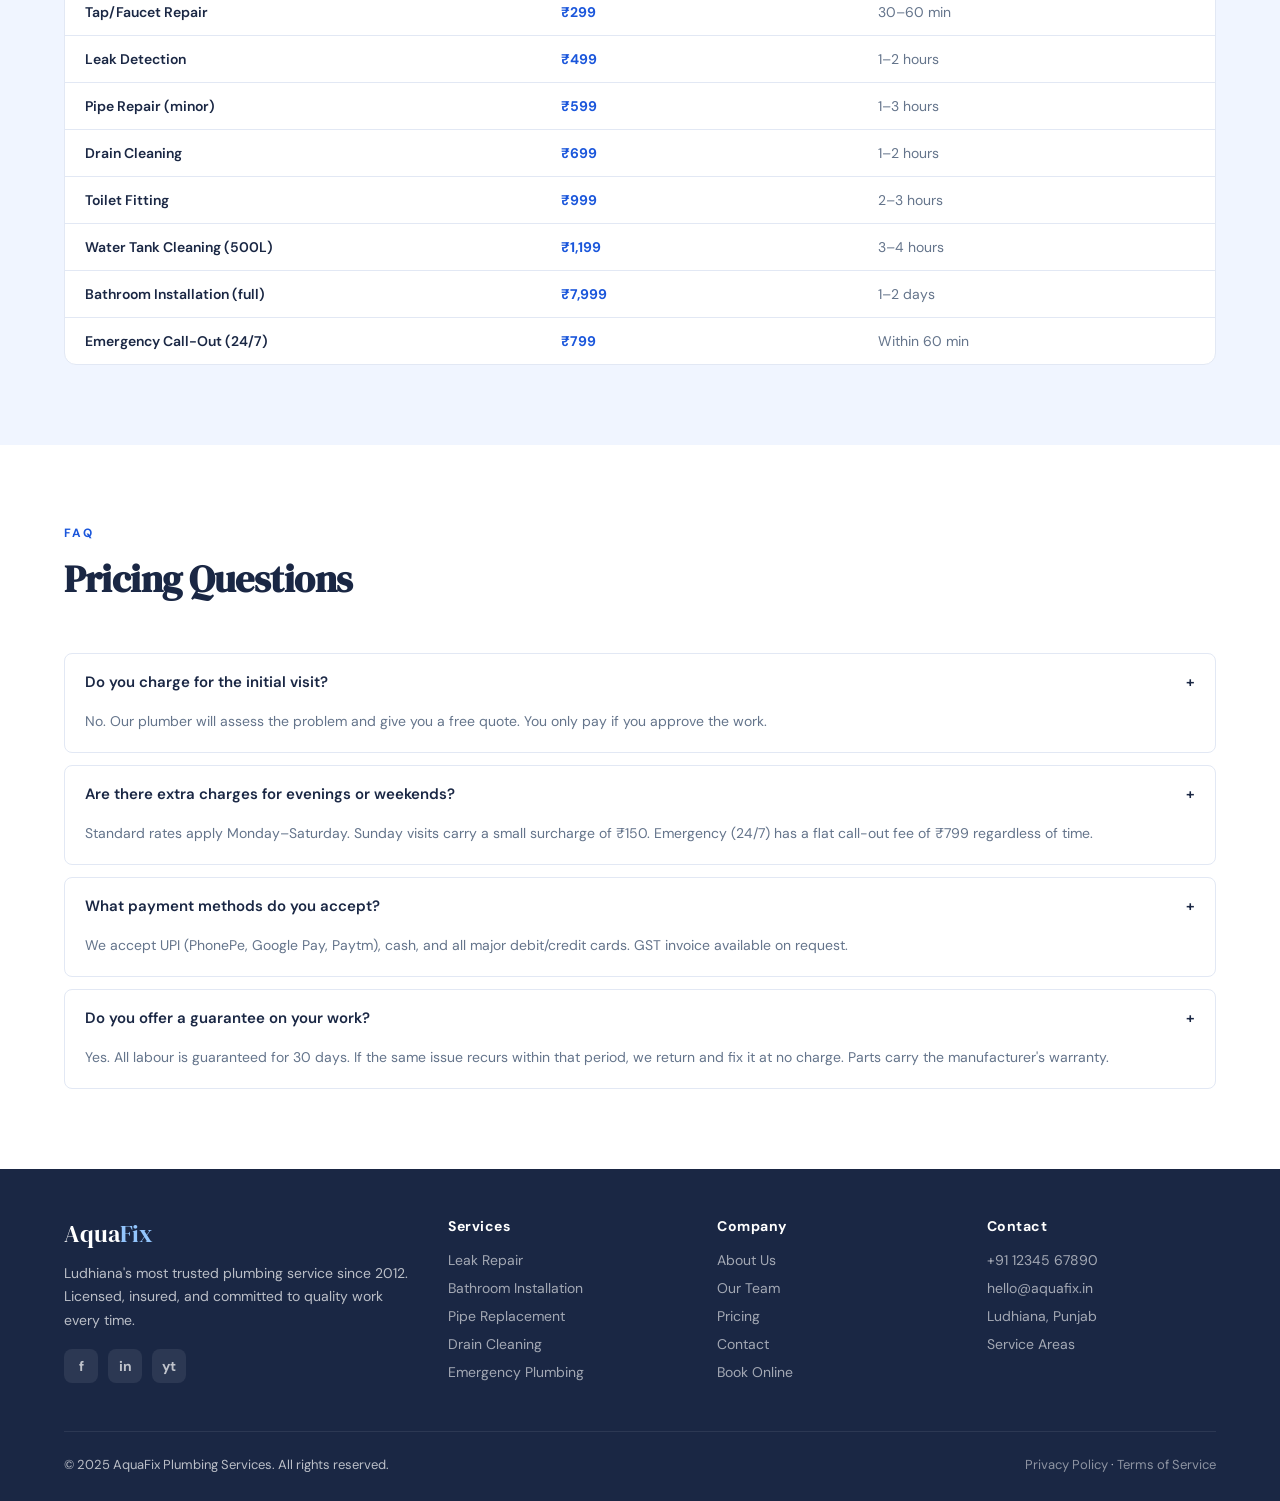
<file: pricing.html>
<!DOCTYPE html>
<html lang="en">
<head>
<meta charset="UTF-8"/>
<meta name="viewport" content="width=device-width, initial-scale=1.0"/>
<title>Pricing — AquaFix Plumbing</title>
<meta name="description" content="Transparent, upfront plumbing pricing in Ludhiana. No hidden charges. See all our service rates."/>
<link rel="stylesheet" href="css/style.css"/>
<script src="js/components.js"></script>
<script src="js/main.js"></script>
<style>
.pricing-grid { display: grid; grid-template-columns: repeat(3,1fr); gap: 24px; margin-top: 52px; }
.price-card { background: #fff; border: 1px solid var(--border); border-radius: var(--radius); padding: 36px 28px; position: relative; transition: all .25s; }
.price-card:hover { transform: translateY(-4px); box-shadow: 0 8px 32px rgba(26,86,219,0.10); }
.price-card.featured { border: 2px solid var(--blue); }
.price-badge { position: absolute; top: -13px; left: 50%; transform: translateX(-50%); background: var(--blue); color: #fff; font-size: 12px; font-weight: 700; padding: 4px 16px; border-radius: 20px; white-space: nowrap; }
.price-name { font-size: 14px; font-weight: 700; text-transform: uppercase; letter-spacing: 1px; color: var(--muted); margin-bottom: 8px; }
.price-amount { font-family: 'DM Serif Display', serif; font-size: 42px; color: var(--text); margin-bottom: 4px; }
.price-amount span { font-size: 18px; font-family: 'DM Sans', sans-serif; color: var(--muted); }
.price-period { font-size: 13px; color: var(--muted); margin-bottom: 24px; }
.price-divider { height: 1px; background: var(--border); margin-bottom: 24px; }
.price-features { list-style: none; margin-bottom: 28px; }
.price-features li { font-size: 14px; color: var(--muted); padding: 7px 0; display: flex; align-items: center; gap: 8px; border-bottom: 1px solid var(--border); }
.price-features li:last-child { border-bottom: none; }
.check { color: var(--green); font-weight: 700; font-size: 15px; }
.cross { color: #94a3b8; }
.price-cta { width: 100%; padding: 13px; border-radius: var(--radius-sm); font-size: 14px; font-weight: 700; cursor: pointer; font-family: 'DM Sans', sans-serif; transition: all .2s; }
.price-cta.primary { background: var(--blue); color: #fff; border: none; }
.price-cta.primary:hover { background: var(--blue-dark); }
.price-cta.secondary { background: #fff; color: var(--blue); border: 1.5px solid var(--blue); }
.price-cta.secondary:hover { background: var(--blue-light); }

.rates-table-wrap { margin-top: 52px; background: #fff; border: 1px solid var(--border); border-radius: var(--radius); overflow: hidden; }
.rates-table { width: 100%; border-collapse: collapse; }
.rates-table th { background: var(--bg); padding: 14px 20px; font-size: 13px; font-weight: 700; text-align: left; color: var(--muted); letter-spacing: 0.5px; text-transform: uppercase; border-bottom: 1px solid var(--border); }
.rates-table td { padding: 14px 20px; font-size: 14px; border-bottom: 1px solid var(--border); }
.rates-table tr:last-child td { border-bottom: none; }
.rates-table tr:hover td { background: var(--bg); }
.rate-service { font-weight: 600; color: var(--text); }
.rate-price { font-weight: 700; color: var(--blue); }
.rate-time { color: var(--muted); }
.faq-list { margin-top: 48px; display: flex; flex-direction: column; gap: 12px; }
.faq-item { background: #fff; border: 1px solid var(--border); border-radius: var(--radius-sm); overflow: hidden; }
.faq-q { padding: 18px 20px; font-size: 15px; font-weight: 600; cursor: pointer; display: flex; justify-content: space-between; align-items: center; }
.faq-a { padding: 0 20px 18px; font-size: 14px; color: var(--muted); line-height: 1.7; }
@media(max-width:900px){.pricing-grid{grid-template-columns:1fr;max-width:420px;margin-left:auto;margin-right:auto;}}
</style>
</head>
<body>

<div class="page-header">
  <div class="section-tag">Transparent Pricing</div>
  <h1>Clear Pricing,<br><em style="color:var(--blue);font-style:italic;">No Surprises</em></h1>
  <p>Upfront quotes before any work starts. Pay only when you're satisfied. No hidden charges — ever.</p>
</div>

<section>
  <div class="section-inner">
    <div class="fade-in" style="text-align:center;">
      <div class="section-tag">Service Packages</div>
      <h2 class="section-title">Choose Your Plan</h2>
      <p class="section-sub" style="margin:0 auto;">Flexible options for homeowners, businesses, and those who need regular maintenance.</p>
    </div>
    <div class="pricing-grid">
      <div class="price-card fade-in">
        <div class="price-name">Basic</div>
        <div class="price-amount">₹499 <span>onwards</span></div>
        <div class="price-period">Per job · No contract</div>
        <div class="price-divider"></div>
        <ul class="price-features">
          <li><span class="check">✓</span> Single repair visit</li>
          <li><span class="check">✓</span> Upfront quote</li>
          <li><span class="check">✓</span> 30-day guarantee</li>
          <li><span class="check">✓</span> WhatsApp updates</li>
          <li><span class="cross">—</span> Priority scheduling</li>
          <li><span class="cross">—</span> Annual inspection</li>
        </ul>
        <button class="price-cta secondary" onclick="window.location.href='booking.html'">Book Now</button>
      </div>

      <div class="price-card featured fade-in" style="transition-delay:.1s;">
        <div class="price-badge">Most Popular</div>
        <div class="price-name">Home Care</div>
        <div class="price-amount">₹1,499 <span>/month</span></div>
        <div class="price-period">Annual contract · 12 months</div>
        <div class="price-divider"></div>
        <ul class="price-features">
          <li><span class="check">✓</span> Unlimited repair visits</li>
          <li><span class="check">✓</span> Priority scheduling</li>
          <li><span class="check">✓</span> Annual full inspection</li>
          <li><span class="check">✓</span> Free drain cleaning (×2/yr)</li>
          <li><span class="check">✓</span> 20% off parts</li>
          <li><span class="check">✓</span> Dedicated technician</li>
        </ul>
        <button class="price-cta primary" onclick="window.location.href='booking.html'">Get Started</button>
      </div>

      <div class="price-card fade-in" style="transition-delay:.2s;">
        <div class="price-name">Commercial</div>
        <div class="price-amount">Custom</div>
        <div class="price-period">Tailored for businesses</div>
        <div class="price-divider"></div>
        <ul class="price-features">
          <li><span class="check">✓</span> Multi-site coverage</li>
          <li><span class="check">✓</span> Dedicated account manager</li>
          <li><span class="check">✓</span> SLA guarantees</li>
          <li><span class="check">✓</span> Quarterly reports</li>
          <li><span class="check">✓</span> GST invoice</li>
          <li><span class="check">✓</span> 24/7 priority line</li>
        </ul>
        <button class="price-cta secondary" onclick="window.location.href='contact.html'">Contact Us</button>
      </div>
    </div>
  </div>
</section>

<section style="background:var(--bg);">
  <div class="section-inner">
    <div class="fade-in">
      <div class="section-tag">Service Rates</div>
      <h2 class="section-title">Common Service Prices</h2>
      <p class="section-sub">Starting prices — final quote given on-site after inspection.</p>
    </div>
    <div class="rates-table-wrap fade-in">
      <table class="rates-table">
        <thead><tr><th>Service</th><th>Starting Price</th><th>Typical Duration</th></tr></thead>
        <tbody>
          <tr><td class="rate-service">Tap/Faucet Repair</td><td class="rate-price">₹299</td><td class="rate-time">30–60 min</td></tr>
          <tr><td class="rate-service">Leak Detection</td><td class="rate-price">₹499</td><td class="rate-time">1–2 hours</td></tr>
          <tr><td class="rate-service">Pipe Repair (minor)</td><td class="rate-price">₹599</td><td class="rate-time">1–3 hours</td></tr>
          <tr><td class="rate-service">Drain Cleaning</td><td class="rate-price">₹699</td><td class="rate-time">1–2 hours</td></tr>
          <tr><td class="rate-service">Toilet Fitting</td><td class="rate-price">₹999</td><td class="rate-time">2–3 hours</td></tr>
          <tr><td class="rate-service">Water Tank Cleaning (500L)</td><td class="rate-price">₹1,199</td><td class="rate-time">3–4 hours</td></tr>
          <tr><td class="rate-service">Bathroom Installation (full)</td><td class="rate-price">₹7,999</td><td class="rate-time">1–2 days</td></tr>
          <tr><td class="rate-service">Emergency Call-Out (24/7)</td><td class="rate-price">₹799</td><td class="rate-time">Within 60 min</td></tr>
        </tbody>
      </table>
    </div>
  </div>
</section>

<section>
  <div class="section-inner">
    <div class="fade-in"><div class="section-tag">FAQ</div><h2 class="section-title">Pricing Questions</h2></div>
    <div class="faq-list">
      <div class="faq-item fade-in"><div class="faq-q">Do you charge for the initial visit? <span>+</span></div><div class="faq-a">No. Our plumber will assess the problem and give you a free quote. You only pay if you approve the work.</div></div>
      <div class="faq-item fade-in" style="transition-delay:.1s;"><div class="faq-q">Are there extra charges for evenings or weekends? <span>+</span></div><div class="faq-a">Standard rates apply Monday–Saturday. Sunday visits carry a small surcharge of ₹150. Emergency (24/7) has a flat call-out fee of ₹799 regardless of time.</div></div>
      <div class="faq-item fade-in" style="transition-delay:.2s;"><div class="faq-q">What payment methods do you accept? <span>+</span></div><div class="faq-a">We accept UPI (PhonePe, Google Pay, Paytm), cash, and all major debit/credit cards. GST invoice available on request.</div></div>
      <div class="faq-item fade-in" style="transition-delay:.3s;"><div class="faq-q">Do you offer a guarantee on your work? <span>+</span></div><div class="faq-a">Yes. All labour is guaranteed for 30 days. If the same issue recurs within that period, we return and fix it at no charge. Parts carry the manufacturer's warranty.</div></div>
    </div>
  </div>
</section>

</body>
</html>
</file>
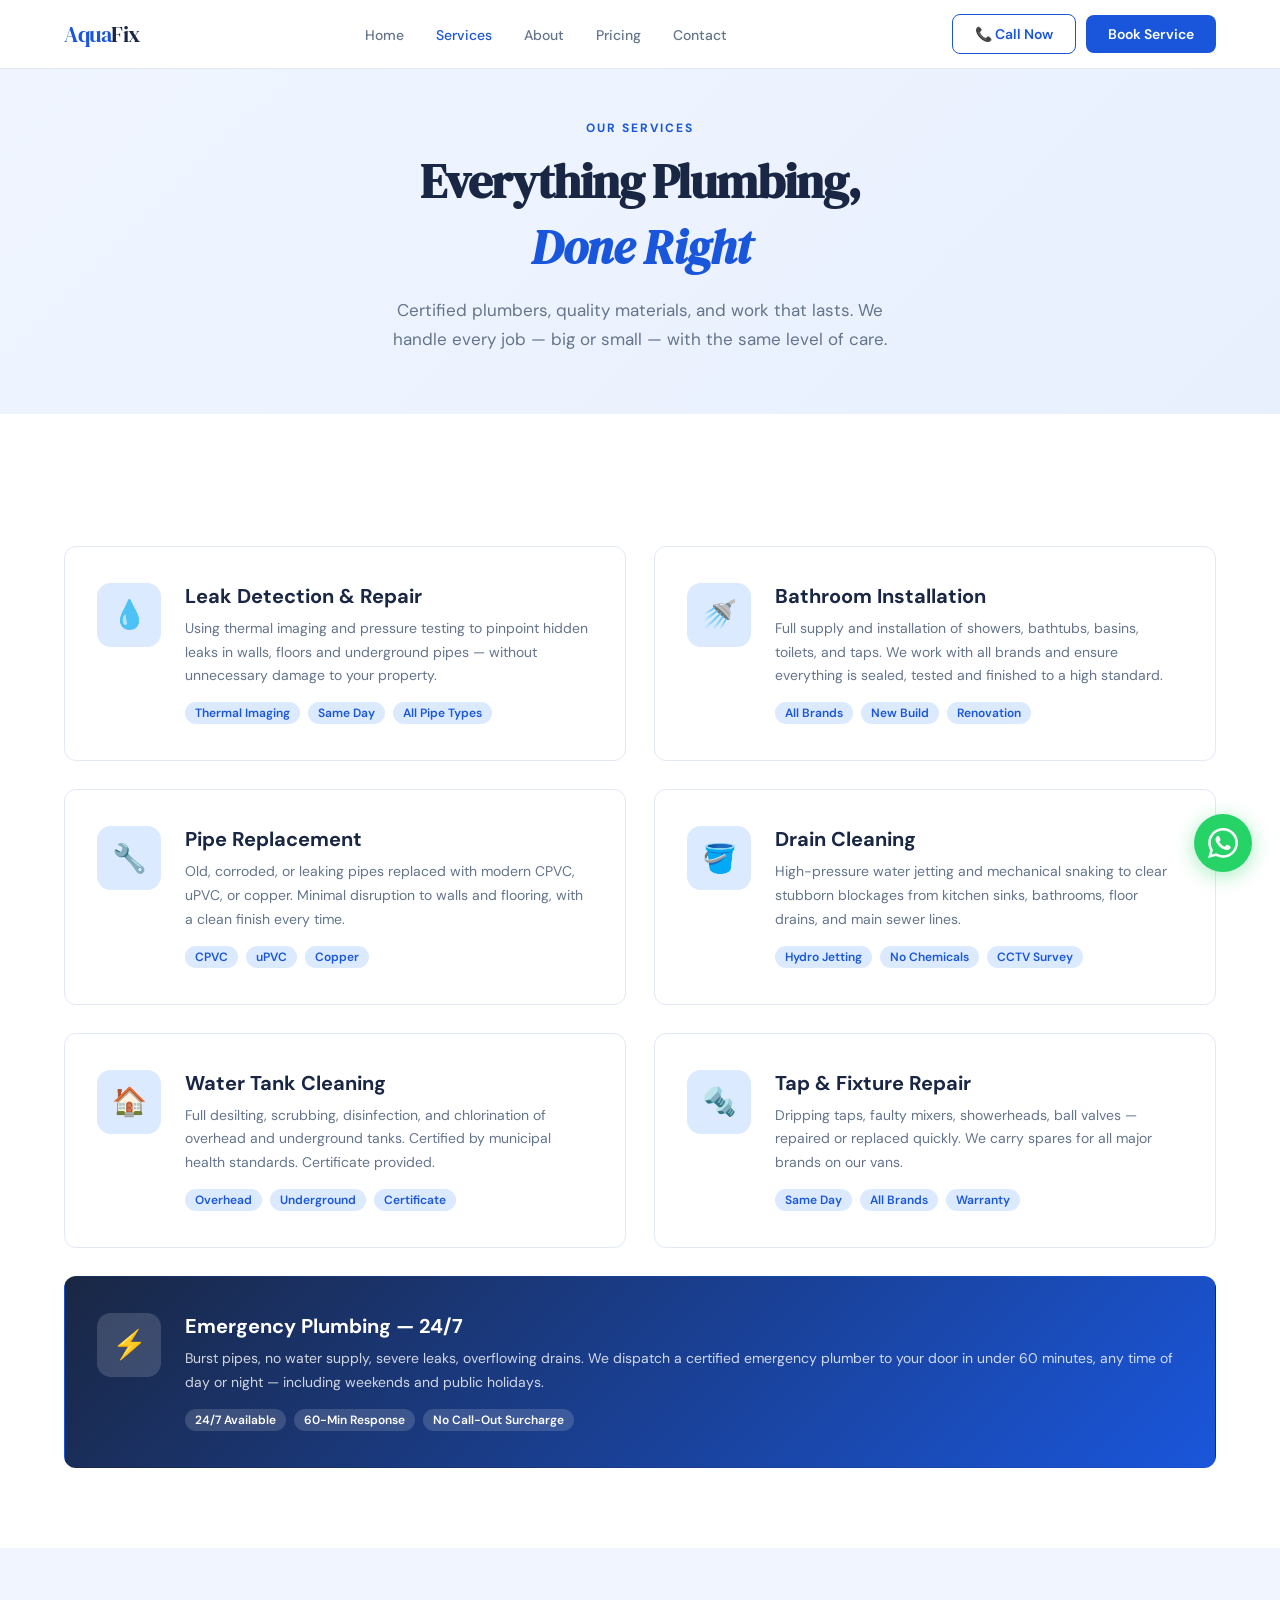
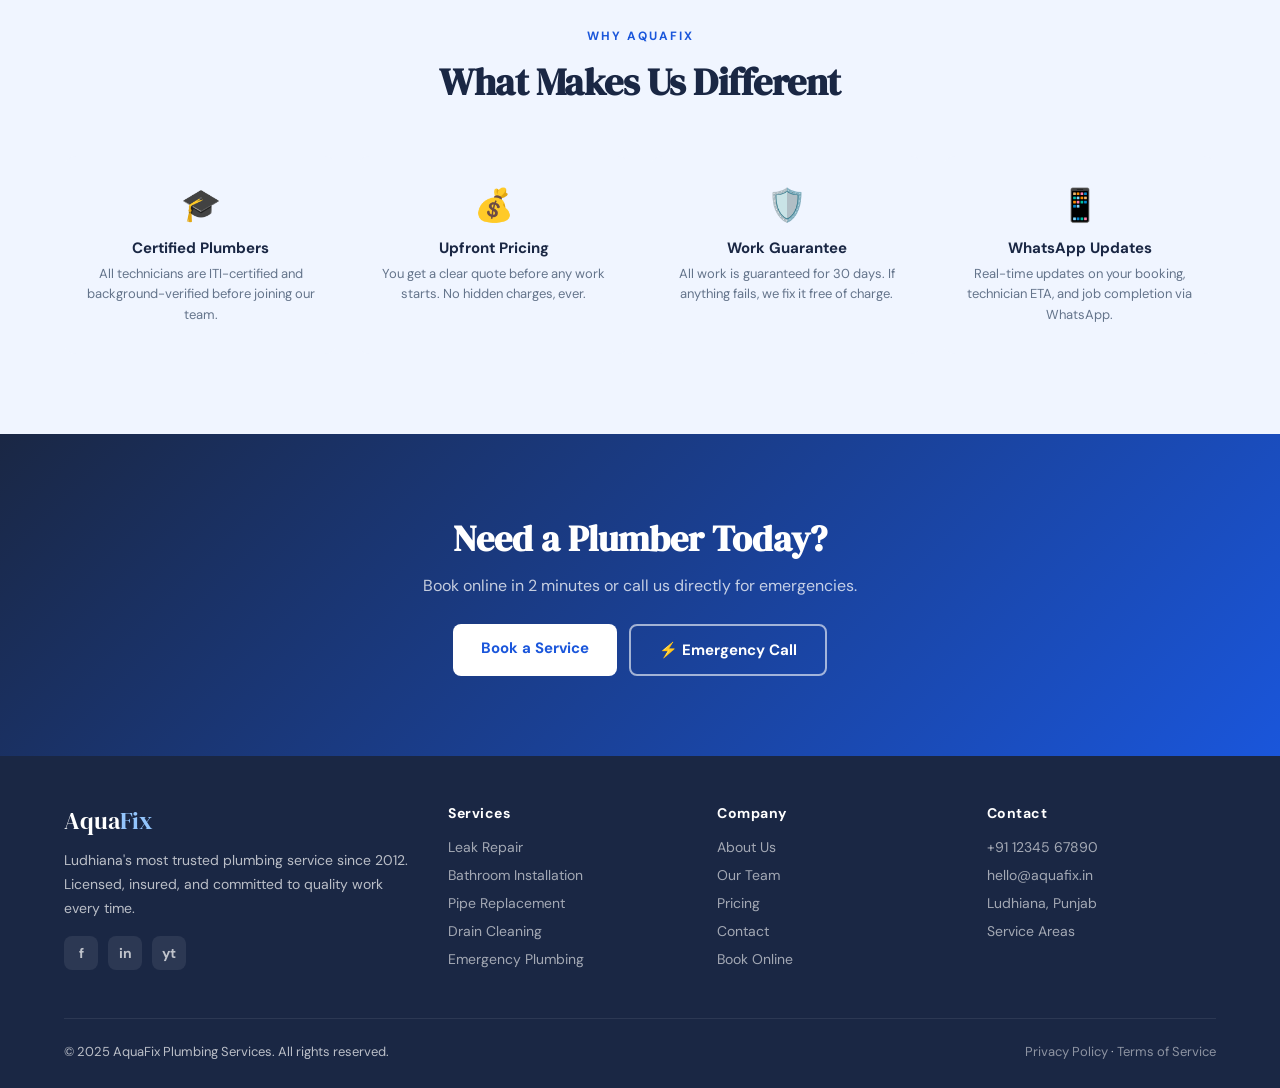
<file: services.html>
<!DOCTYPE html>
<html lang="en">
<head>
<meta charset="UTF-8"/>
<meta name="viewport" content="width=device-width, initial-scale=1.0"/>
<title>Our Services — AquaFix Plumbing</title>
<meta name="description" content="Complete plumbing services in Ludhiana: leak repair, bathroom installation, drain cleaning, emergency plumbing 24/7."/>
<link rel="stylesheet" href="css/style.css"/>
<script src="js/components.js"></script>
<script src="js/main.js"></script>
<style>
.services-full-grid { display: grid; grid-template-columns: repeat(2,1fr); gap: 28px; margin-top: 52px; }
.svc-full-card { background: #fff; border: 1px solid var(--border); border-radius: var(--radius); padding: 36px 32px; display: flex; gap: 24px; align-items: flex-start; transition: all .25s; }
.svc-full-card:hover { border-color: var(--blue); box-shadow: 0 8px 32px rgba(26,86,219,0.10); transform: translateY(-3px); }
.svc-full-icon { width: 64px; height: 64px; background: var(--blue-light); border-radius: 14px; display: flex; align-items: center; justify-content: center; font-size: 28px; flex-shrink: 0; }
.svc-full-title { font-size: 20px; font-weight: 700; margin-bottom: 8px; }
.svc-full-desc { font-size: 14px; color: var(--muted); line-height: 1.7; margin-bottom: 14px; }
.svc-tags { display: flex; gap: 8px; flex-wrap: wrap; }
.svc-tag { background: var(--blue-light); color: var(--blue); font-size: 12px; font-weight: 600; padding: 3px 10px; border-radius: 20px; }
.svc-emergency-full { background: linear-gradient(135deg,#1a2744,#1a56db); color: #fff; border-color: transparent; }
.svc-emergency-full .svc-full-icon { background: rgba(255,255,255,0.15); }
.svc-emergency-full .svc-full-title,.svc-emergency-full .svc-full-desc { color: #fff; }
.svc-emergency-full .svc-full-desc { color: rgba(255,255,255,0.8); }
.svc-emergency-full .svc-tag { background: rgba(255,255,255,0.15); color: #fff; }
.svc-emergency-full:hover { transform: translateY(-3px); box-shadow: 0 8px 32px rgba(26,86,219,0.3); }
.why-grid { display: grid; grid-template-columns: repeat(4,1fr); gap: 20px; margin-top: 48px; }
.why-card { text-align: center; padding: 28px 20px; background: var(--bg); border-radius: var(--radius); }
.why-icon { font-size: 32px; margin-bottom: 12px; }
.why-title { font-size: 15px; font-weight: 700; margin-bottom: 6px; }
.why-desc { font-size: 13px; color: var(--muted); line-height: 1.6; }
@media(max-width:900px){.services-full-grid{grid-template-columns:1fr;}.why-grid{grid-template-columns:repeat(2,1fr);}}
@media(max-width:600px){.why-grid{grid-template-columns:1fr;}.svc-full-card{flex-direction:column;}}
</style>
</head>
<body>

<div class="page-header">
  <div class="section-tag">Our Services</div>
  <h1>Everything Plumbing,<br><em style="font-style:italic;color:var(--blue);">Done Right</em></h1>
  <p>Certified plumbers, quality materials, and work that lasts. We handle every job — big or small — with the same level of care.</p>
</div>

<section>
  <div class="section-inner">
    <div class="services-full-grid">
      <div class="svc-full-card fade-in">
        <div class="svc-full-icon">💧</div>
        <div>
          <div class="svc-full-title">Leak Detection &amp; Repair</div>
          <div class="svc-full-desc">Using thermal imaging and pressure testing to pinpoint hidden leaks in walls, floors and underground pipes — without unnecessary damage to your property.</div>
          <div class="svc-tags"><span class="svc-tag">Thermal Imaging</span><span class="svc-tag">Same Day</span><span class="svc-tag">All Pipe Types</span></div>
        </div>
      </div>
      <div class="svc-full-card fade-in" style="transition-delay:.1s;">
        <div class="svc-full-icon">🚿</div>
        <div>
          <div class="svc-full-title">Bathroom Installation</div>
          <div class="svc-full-desc">Full supply and installation of showers, bathtubs, basins, toilets, and taps. We work with all brands and ensure everything is sealed, tested and finished to a high standard.</div>
          <div class="svc-tags"><span class="svc-tag">All Brands</span><span class="svc-tag">New Build</span><span class="svc-tag">Renovation</span></div>
        </div>
      </div>
      <div class="svc-full-card fade-in" style="transition-delay:.2s;">
        <div class="svc-full-icon">🔧</div>
        <div>
          <div class="svc-full-title">Pipe Replacement</div>
          <div class="svc-full-desc">Old, corroded, or leaking pipes replaced with modern CPVC, uPVC, or copper. Minimal disruption to walls and flooring, with a clean finish every time.</div>
          <div class="svc-tags"><span class="svc-tag">CPVC</span><span class="svc-tag">uPVC</span><span class="svc-tag">Copper</span></div>
        </div>
      </div>
      <div class="svc-full-card fade-in" style="transition-delay:.3s;">
        <div class="svc-full-icon">🪣</div>
        <div>
          <div class="svc-full-title">Drain Cleaning</div>
          <div class="svc-full-desc">High-pressure water jetting and mechanical snaking to clear stubborn blockages from kitchen sinks, bathrooms, floor drains, and main sewer lines.</div>
          <div class="svc-tags"><span class="svc-tag">Hydro Jetting</span><span class="svc-tag">No Chemicals</span><span class="svc-tag">CCTV Survey</span></div>
        </div>
      </div>
      <div class="svc-full-card fade-in" style="transition-delay:.4s;">
        <div class="svc-full-icon">🏠</div>
        <div>
          <div class="svc-full-title">Water Tank Cleaning</div>
          <div class="svc-full-desc">Full desilting, scrubbing, disinfection, and chlorination of overhead and underground tanks. Certified by municipal health standards. Certificate provided.</div>
          <div class="svc-tags"><span class="svc-tag">Overhead</span><span class="svc-tag">Underground</span><span class="svc-tag">Certificate</span></div>
        </div>
      </div>
      <div class="svc-full-card fade-in" style="transition-delay:.5s;">
        <div class="svc-full-icon">🔩</div>
        <div>
          <div class="svc-full-title">Tap &amp; Fixture Repair</div>
          <div class="svc-full-desc">Dripping taps, faulty mixers, showerheads, ball valves — repaired or replaced quickly. We carry spares for all major brands on our vans.</div>
          <div class="svc-tags"><span class="svc-tag">Same Day</span><span class="svc-tag">All Brands</span><span class="svc-tag">Warranty</span></div>
        </div>
      </div>
      <div class="svc-full-card svc-emergency-full fade-in" style="grid-column:span 2;transition-delay:.6s;">
        <div class="svc-full-icon">⚡</div>
        <div>
          <div class="svc-full-title">Emergency Plumbing — 24/7</div>
          <div class="svc-full-desc">Burst pipes, no water supply, severe leaks, overflowing drains. We dispatch a certified emergency plumber to your door in under 60 minutes, any time of day or night — including weekends and public holidays.</div>
          <div class="svc-tags"><span class="svc-tag">24/7 Available</span><span class="svc-tag">60-Min Response</span><span class="svc-tag">No Call-Out Surcharge</span></div>
        </div>
      </div>
    </div>
  </div>
</section>

<section style="background:var(--bg);">
  <div class="section-inner">
    <div class="fade-in" style="text-align:center;">
      <div class="section-tag">Why AquaFix</div>
      <h2 class="section-title">What Makes Us Different</h2>
    </div>
    <div class="why-grid">
      <div class="why-card fade-in"><div class="why-icon">🎓</div><div class="why-title">Certified Plumbers</div><div class="why-desc">All technicians are ITI-certified and background-verified before joining our team.</div></div>
      <div class="why-card fade-in" style="transition-delay:.1s;"><div class="why-icon">💰</div><div class="why-title">Upfront Pricing</div><div class="why-desc">You get a clear quote before any work starts. No hidden charges, ever.</div></div>
      <div class="why-card fade-in" style="transition-delay:.2s;"><div class="why-icon">🛡️</div><div class="why-title">Work Guarantee</div><div class="why-desc">All work is guaranteed for 30 days. If anything fails, we fix it free of charge.</div></div>
      <div class="why-card fade-in" style="transition-delay:.3s;"><div class="why-icon">📱</div><div class="why-title">WhatsApp Updates</div><div class="why-desc">Real-time updates on your booking, technician ETA, and job completion via WhatsApp.</div></div>
    </div>
  </div>
</section>

<section style="background:linear-gradient(135deg,#1a2744,#1a56db);text-align:center;">
  <div class="section-inner">
    <h2 class="fade-in" style="font-family:'DM Serif Display',serif;font-size:36px;color:#fff;margin-bottom:12px;">Need a Plumber Today?</h2>
    <p class="fade-in" style="color:rgba(255,255,255,0.75);font-size:16px;margin-bottom:28px;">Book online in 2 minutes or call us directly for emergencies.</p>
    <div class="fade-in" style="display:flex;gap:12px;justify-content:center;flex-wrap:wrap;">
      <a href="booking.html" style="background:#fff;color:var(--blue);padding:14px 28px;border-radius:8px;font-size:15px;font-weight:700;text-decoration:none;">Book a Service</a>
      <a href="tel:+911234567890" style="background:transparent;color:#fff;padding:14px 28px;border-radius:8px;font-size:15px;font-weight:700;text-decoration:none;border:2px solid rgba(255,255,255,0.6);">⚡ Emergency Call</a>
    </div>
  </div>
</section>

</body>
</html>
</file>
<file: css/style.css>
@import url('https://fonts.googleapis.com/css2?family=DM+Serif+Display:ital@0;1&family=DM+Sans:wght@300;400;500;600;700&display=swap');

:root {
  --blue: #1a56db;
  --blue-light: #dbeafe;
  --blue-mid: #3b7bff;
  --blue-dark: #1240a8;
  --accent: #f59e0b;
  --bg: #f0f5ff;
  --bg2: #ffffff;
  --text: #1a2744;
  --muted: #64748b;
  --border: #e2e8f4;
  --green: #22c55e;
  --red: #dc2626;
  --radius: 12px;
  --radius-sm: 8px;
}

* { margin: 0; padding: 0; box-sizing: border-box; }
html { scroll-behavior: smooth; }
body { font-family: 'DM Sans', sans-serif; background: #fff; color: var(--text); overflow-x: hidden; }

/* ─── NAV ─── */
nav { position: fixed; top: 0; left: 0; right: 0; z-index: 1000; background: rgba(255,255,255,0.96); backdrop-filter: blur(12px); border-bottom: 1px solid var(--border); padding: 0 5%; }
.nav-inner { max-width: 1200px; margin: 0 auto; display: flex; align-items: center; justify-content: space-between; height: 68px; }
.logo { font-family: 'DM Serif Display', serif; font-size: 22px; color: var(--blue); text-decoration: none; letter-spacing: -0.5px; }
.logo span { color: var(--text); }
.nav-links { display: flex; gap: 32px; list-style: none; }
.nav-links a { font-size: 14px; color: var(--muted); text-decoration: none; font-weight: 500; transition: color .2s; }
.nav-links a:hover, .nav-links a.active { color: var(--blue); }
.nav-cta { display: flex; gap: 10px; align-items: center; }

/* ─── BUTTONS ─── */
.btn-primary { background: var(--blue); color: #fff; padding: 10px 22px; border-radius: var(--radius-sm); font-size: 14px; font-weight: 600; border: none; cursor: pointer; font-family: 'DM Sans', sans-serif; transition: background .2s, transform .1s; text-decoration: none; display: inline-block; }
.btn-primary:hover { background: var(--blue-dark); transform: translateY(-1px); }
.btn-secondary { background: #fff; color: var(--blue); padding: 10px 22px; border-radius: var(--radius-sm); font-size: 14px; font-weight: 600; border: 1.5px solid var(--blue); cursor: pointer; font-family: 'DM Sans', sans-serif; transition: all .2s; text-decoration: none; display: inline-block; }
.btn-secondary:hover { background: var(--blue-light); }
.btn-lg { padding: 14px 28px; font-size: 15px; }

/* ─── PAGE HEADER ─── */
.page-header { padding: 120px 5% 60px; background: linear-gradient(135deg, #f0f5ff 0%, #e8f0fe 100%); text-align: center; }
.page-header .section-tag { font-size: 12px; font-weight: 700; letter-spacing: 2px; text-transform: uppercase; color: var(--blue); margin-bottom: 12px; }
.page-header h1 { font-family: 'DM Serif Display', serif; font-size: 48px; letter-spacing: -1px; margin-bottom: 16px; }
.page-header p { font-size: 17px; color: var(--muted); max-width: 520px; margin: 0 auto; line-height: 1.7; }

/* ─── SECTION COMMON ─── */
section { padding: 80px 5%; }
.section-inner { max-width: 1200px; margin: 0 auto; }
.section-tag { font-size: 12px; font-weight: 700; letter-spacing: 2px; text-transform: uppercase; color: var(--blue); margin-bottom: 12px; }
.section-title { font-family: 'DM Serif Display', serif; font-size: 38px; letter-spacing: -0.5px; margin-bottom: 16px; }
.section-sub { font-size: 16px; color: var(--muted); line-height: 1.7; max-width: 520px; }

/* ─── WHATSAPP BUTTON ─── */
.whatsapp-btn { position: fixed; bottom: 28px; right: 28px; z-index: 999; width: 58px; height: 58px; background: #25d366; border-radius: 50%; display: flex; align-items: center; justify-content: center; box-shadow: 0 4px 20px rgba(37,211,102,0.4); cursor: pointer; text-decoration: none; transition: transform .2s; }
.whatsapp-btn:hover { transform: scale(1.1); }
.whatsapp-btn svg { width: 30px; height: 30px; fill: #fff; }
.wa-tooltip { position: absolute; right: 68px; background: #1a2744; color: #fff; font-size: 12px; font-weight: 600; padding: 6px 12px; border-radius: 6px; white-space: nowrap; opacity: 0; transition: opacity .2s; pointer-events: none; }
.whatsapp-btn:hover .wa-tooltip { opacity: 1; }

/* ─── FOOTER ─── */
footer { background: #1a2744; color: rgba(255,255,255,0.7); padding: 48px 5% 28px; }
.footer-inner { max-width: 1200px; margin: 0 auto; }
.footer-top { display: grid; grid-template-columns: 1.5fr 1fr 1fr 1fr; gap: 40px; margin-bottom: 40px; }
.footer-logo { font-family: 'DM Serif Display', serif; font-size: 24px; color: #fff; margin-bottom: 12px; }
.footer-logo span { color: #93c5fd; }
.footer-about { font-size: 14px; line-height: 1.7; margin-bottom: 16px; }
.footer-social { display: flex; gap: 10px; }
.social-icon { width: 34px; height: 34px; background: rgba(255,255,255,0.08); border-radius: 8px; display: flex; align-items: center; justify-content: center; font-size: 14px; cursor: pointer; transition: background .2s; color: rgba(255,255,255,0.7); text-decoration: none; font-weight: 700; }
.social-icon:hover { background: var(--blue); }
.footer-col h4 { color: #fff; font-size: 14px; font-weight: 700; margin-bottom: 16px; letter-spacing: 0.5px; }
.footer-col ul { list-style: none; }
.footer-col li { margin-bottom: 10px; font-size: 14px; }
.footer-col a { color: rgba(255,255,255,0.6); text-decoration: none; transition: color .2s; }
.footer-col a:hover { color: #fff; }
.footer-bottom { border-top: 1px solid rgba(255,255,255,0.08); padding-top: 24px; display: flex; align-items: center; justify-content: space-between; font-size: 13px; }

/* ─── ANIMATIONS ─── */
.fade-in { opacity: 0; transform: translateY(24px); transition: opacity .6s ease, transform .6s ease; }
.fade-in.visible { opacity: 1; transform: translateY(0); }

/* ─── RESPONSIVE ─── */
@media(max-width:900px) {
  .footer-top { grid-template-columns: 1fr 1fr; }
  .section-title { font-size: 30px; }
  .page-header h1 { font-size: 36px; }
}
@media(max-width:600px) {
  .nav-links { display: none; }
  .footer-top { grid-template-columns: 1fr; }
  .footer-bottom { flex-direction: column; gap: 8px; text-align: center; }
}
</file>
